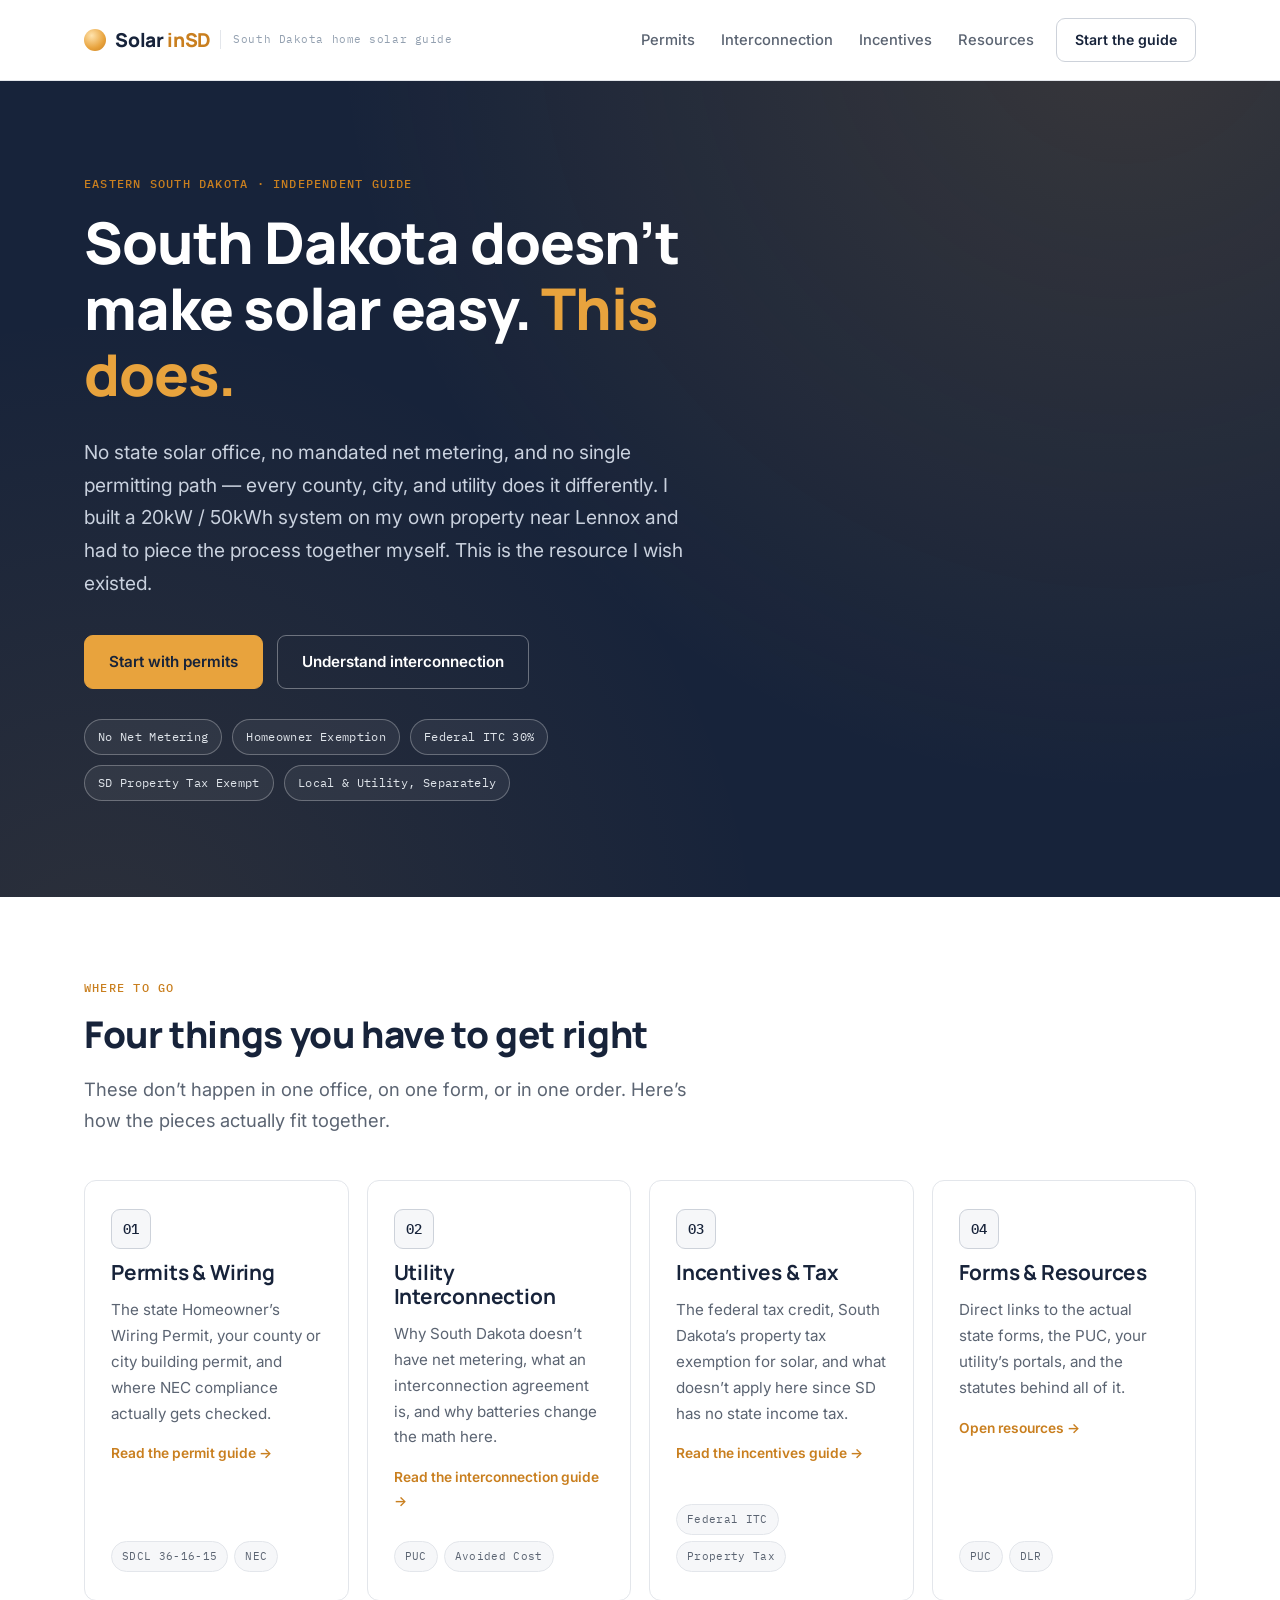
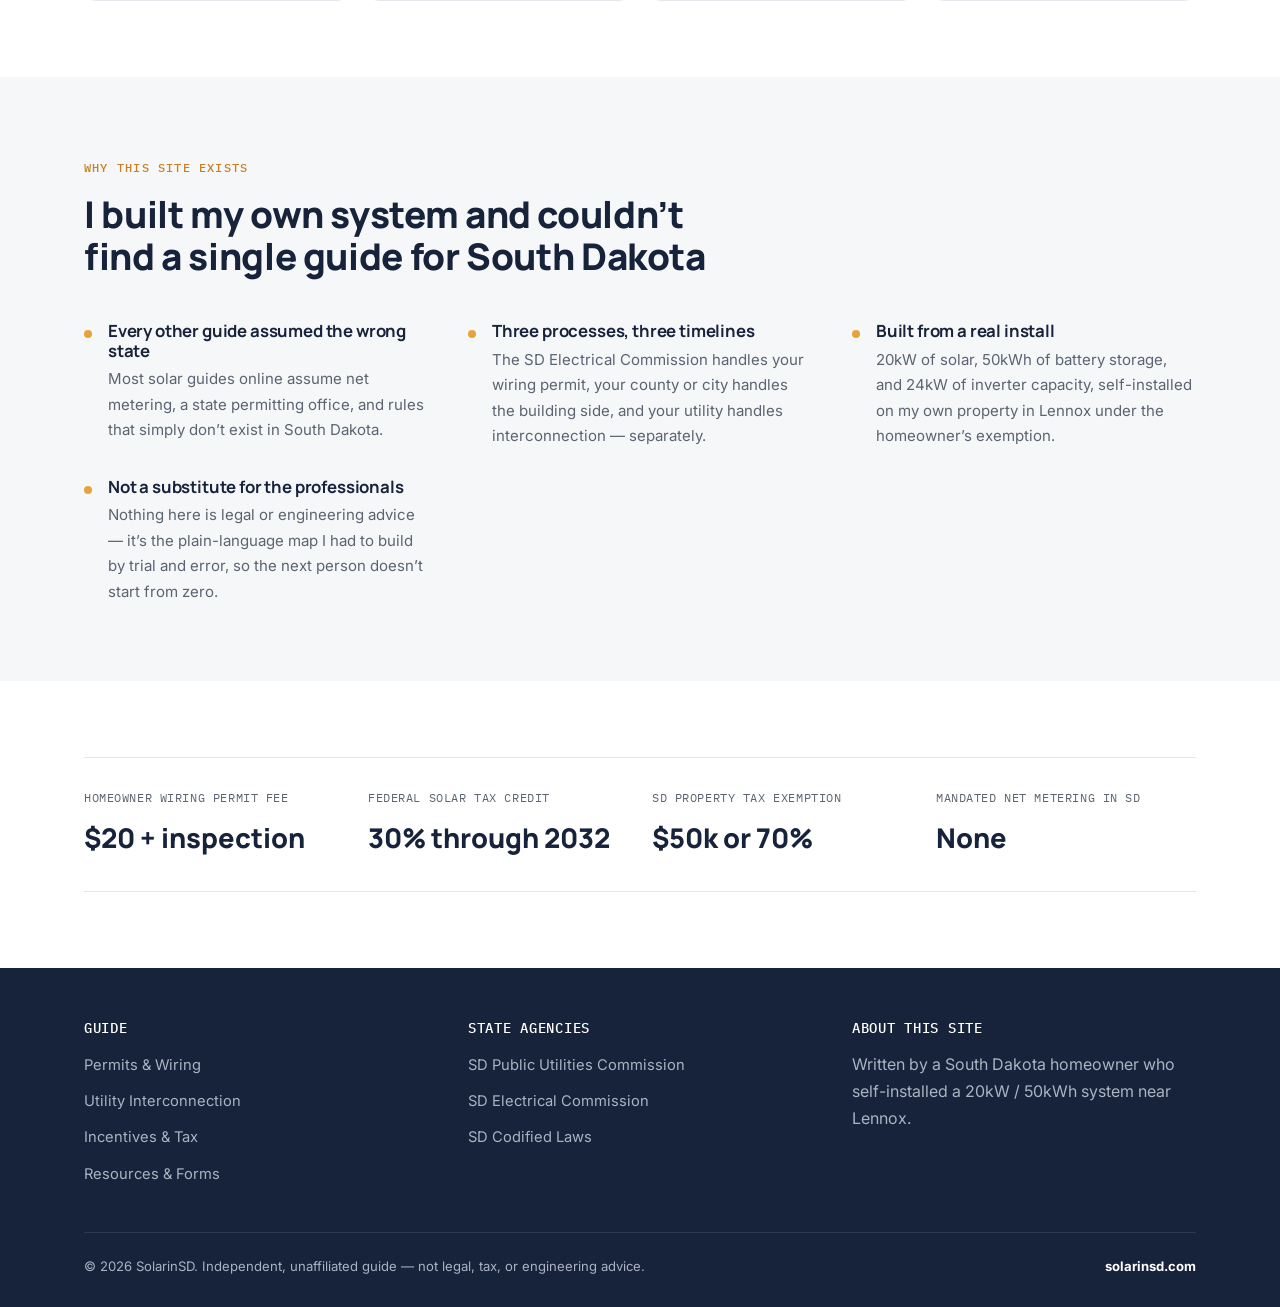
<file: index.html>
<!DOCTYPE html>
<html lang="en">
<head>
<meta charset="UTF-8">
<meta name="viewport" content="width=device-width, initial-scale=1.0">
<title>Solar in SD — Permits, interconnection, and incentives for South Dakota homeowners</title>
<meta name="description" content="A plain-language guide to permitting, utility interconnection, and incentives for home solar in South Dakota — written by someone who built his own system and had to figure it all out.">
<link rel="preconnect" href="https://fonts.googleapis.com">
<link rel="preconnect" href="https://fonts.gstatic.com" crossorigin>
<link href="https://fonts.googleapis.com/css2?family=Manrope:wght@700;800&family=Inter:wght@400;500;600&family=IBM+Plex+Mono:wght@400;500&display=swap" rel="stylesheet">
<link rel="stylesheet" href="css/style.css">
</head>
<body>

<header class="site-header">
  <div class="wrap">
    <a class="brand" href="index.html">
      <span class="brand-sun" aria-hidden="true"></span>
      <span class="brand-mark">Solar<span class="accent">inSD</span></span>
      <span class="brand-tag">South Dakota home solar guide</span>
    </a>
    <button class="nav-toggle" aria-expanded="false" aria-controls="primary-nav">Menu</button>
    <div class="header-actions">
      <nav class="main-nav" id="primary-nav" aria-label="Primary">
        <ul>
          <li><a href="permits.html">Permits</a></li>
          <li><a href="interconnection.html">Interconnection</a></li>
          <li><a href="incentives.html">Incentives</a></li>
          <li><a href="resources.html">Resources</a></li>
        </ul>
      </nav>
      <a class="btn btn-ghost header-cta" href="permits.html">Start the guide</a>
    </div>
  </div>
</header>

<section class="hero">
  <div class="wrap">
    <div class="hero-copy">
      <p class="eyebrow">Eastern South Dakota &middot; Independent guide</p>
      <h1>South Dakota doesn&rsquo;t make solar easy. <span class="accent">This does.</span></h1>
      <p class="hero-lede">No state solar office, no mandated net metering, and no single permitting path &mdash; every county, city, and utility does it differently. I built a 20kW / 50kWh system on my own property near Lennox and had to piece the process together myself. This is the resource I wish existed.</p>
      <div class="btn-row">
        <a class="btn" href="permits.html">Start with permits</a>
        <a class="btn btn-outline" href="interconnection.html">Understand interconnection</a>
      </div>
      <div class="pill-row" data-reveal-group>
        <span class="pill" data-reveal>No Net Metering</span>
        <span class="pill" data-reveal>Homeowner Exemption</span>
        <span class="pill" data-reveal>Federal ITC 30%</span>
        <span class="pill" data-reveal>SD Property Tax Exempt</span>
        <span class="pill" data-reveal>Local &amp; Utility, Separately</span>
      </div>
    </div>
  </div>
</section>

<section>
  <div class="wrap">
    <div class="section-head" data-reveal>
      <p class="eyebrow">Where to go</p>
      <h2>Four things you have to get right</h2>
      <p class="lede">These don&rsquo;t happen in one office, on one form, or in one order. Here&rsquo;s how the pieces actually fit together.</p>
    </div>

    <div class="card-grid" data-reveal-group>
      <a class="card" href="permits.html" data-reveal>
        <div class="card-top">
          <span class="num-badge">01</span>
        </div>
        <h3>Permits &amp; Wiring</h3>
        <p>The state Homeowner&rsquo;s Wiring Permit, your county or city building permit, and where NEC compliance actually gets checked.</p>
        <span class="go">Read the permit guide &rarr;</span>
        <div class="tag-row">
          <span class="pill">SDCL 36-16-15</span>
          <span class="pill">NEC</span>
        </div>
      </a>
      <a class="card" href="interconnection.html" data-reveal>
        <div class="card-top">
          <span class="num-badge">02</span>
        </div>
        <h3>Utility Interconnection</h3>
        <p>Why South Dakota doesn&rsquo;t have net metering, what an interconnection agreement is, and why batteries change the math here.</p>
        <span class="go">Read the interconnection guide &rarr;</span>
        <div class="tag-row">
          <span class="pill">PUC</span>
          <span class="pill">Avoided Cost</span>
        </div>
      </a>
      <a class="card" href="incentives.html" data-reveal>
        <div class="card-top">
          <span class="num-badge">03</span>
        </div>
        <h3>Incentives &amp; Tax</h3>
        <p>The federal tax credit, South Dakota&rsquo;s property tax exemption for solar, and what doesn&rsquo;t apply here since SD has no state income tax.</p>
        <span class="go">Read the incentives guide &rarr;</span>
        <div class="tag-row">
          <span class="pill">Federal ITC</span>
          <span class="pill">Property Tax</span>
        </div>
      </a>
      <a class="card" href="resources.html" data-reveal>
        <div class="card-top">
          <span class="num-badge">04</span>
        </div>
        <h3>Forms &amp; Resources</h3>
        <p>Direct links to the actual state forms, the PUC, your utility&rsquo;s portals, and the statutes behind all of it.</p>
        <span class="go">Open resources &rarr;</span>
        <div class="tag-row">
          <span class="pill">PUC</span>
          <span class="pill">DLR</span>
        </div>
      </a>
    </div>
  </div>
</section>

<section class="section-alt">
  <div class="wrap">
    <div class="section-head" data-reveal>
      <p class="eyebrow">Why this site exists</p>
      <h2>I built my own system and couldn&rsquo;t find a single guide for South Dakota</h2>
    </div>

    <ul class="reason-list" data-reveal-group>
      <li class="reason-item" data-reveal>
        <span class="mark" aria-hidden="true"></span>
        <div>
          <h3>Every other guide assumed the wrong state</h3>
          <p>Most solar guides online assume net metering, a state permitting office, and rules that simply don&rsquo;t exist in South Dakota.</p>
        </div>
      </li>
      <li class="reason-item" data-reveal>
        <span class="mark" aria-hidden="true"></span>
        <div>
          <h3>Three processes, three timelines</h3>
          <p>The SD Electrical Commission handles your wiring permit, your county or city handles the building side, and your utility handles interconnection &mdash; separately.</p>
        </div>
      </li>
      <li class="reason-item" data-reveal>
        <span class="mark" aria-hidden="true"></span>
        <div>
          <h3>Built from a real install</h3>
          <p>20kW of solar, 50kWh of battery storage, and 24kW of inverter capacity, self-installed on my own property in Lennox under the homeowner&rsquo;s exemption.</p>
        </div>
      </li>
      <li class="reason-item" data-reveal>
        <span class="mark" aria-hidden="true"></span>
        <div>
          <h3>Not a substitute for the professionals</h3>
          <p>Nothing here is legal or engineering advice &mdash; it&rsquo;s the plain-language map I had to build by trial and error, so the next person doesn&rsquo;t start from zero.</p>
        </div>
      </li>
    </ul>
  </div>
</section>

<section>
  <div class="wrap">
    <div class="fact-strip" data-reveal>
      <dl>
        <div>
          <dt>Homeowner wiring permit fee</dt>
          <dd>$20 + inspection</dd>
        </div>
        <div>
          <dt>Federal solar tax credit</dt>
          <dd>30% through 2032</dd>
        </div>
        <div>
          <dt>SD property tax exemption</dt>
          <dd>$50k or 70%</dd>
        </div>
        <div>
          <dt>Mandated net metering in SD</dt>
          <dd>None</dd>
        </div>
      </dl>
    </div>
  </div>
</section>

<footer class="site-footer">
  <div class="wrap">
    <div class="footer-grid">
      <div>
        <h4>Guide</h4>
        <ul>
          <li><a href="permits.html">Permits &amp; Wiring</a></li>
          <li><a href="interconnection.html">Utility Interconnection</a></li>
          <li><a href="incentives.html">Incentives &amp; Tax</a></li>
          <li><a href="resources.html">Resources &amp; Forms</a></li>
        </ul>
      </div>
      <div>
        <h4>State agencies</h4>
        <ul>
          <li><a href="https://puc.sd.gov/energy/" target="_blank" rel="noopener">SD Public Utilities Commission</a></li>
          <li><a href="https://dlr.sd.gov/electrical/" target="_blank" rel="noopener">SD Electrical Commission</a></li>
          <li><a href="https://sdlegislature.gov/" target="_blank" rel="noopener">SD Codified Laws</a></li>
        </ul>
      </div>
      <div>
        <h4>About this site</h4>
        <ul>
          <li>Written by a South Dakota homeowner who self-installed a 20kW / 50kWh system near Lennox.</li>
        </ul>
      </div>
    </div>
    <div class="footer-note">
      <span>&copy; 2026 SolarinSD. Independent, unaffiliated guide &mdash; not legal, tax, or engineering advice.</span>
      <span><strong>solarinsd.com</strong></span>
    </div>
  </div>
</footer>

<script src="js/main.js"></script>
</body>
</html>
</file>
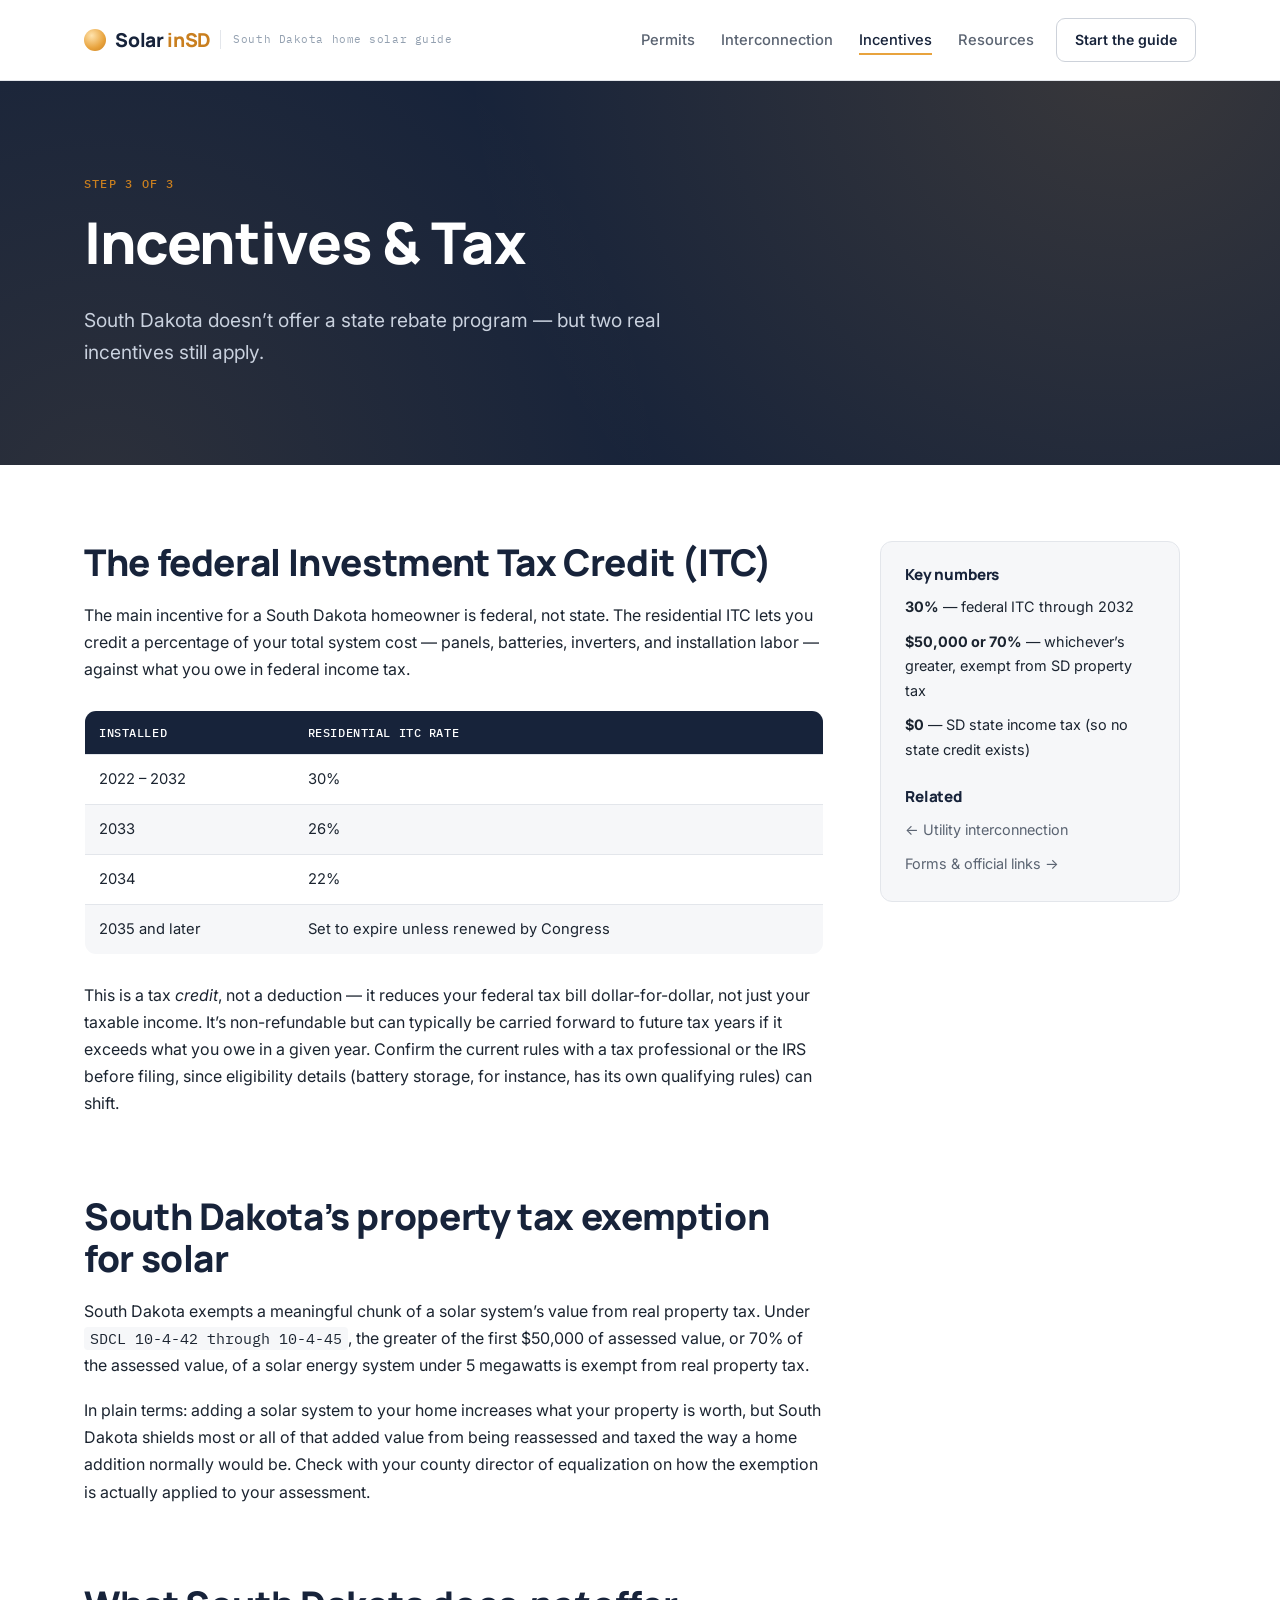
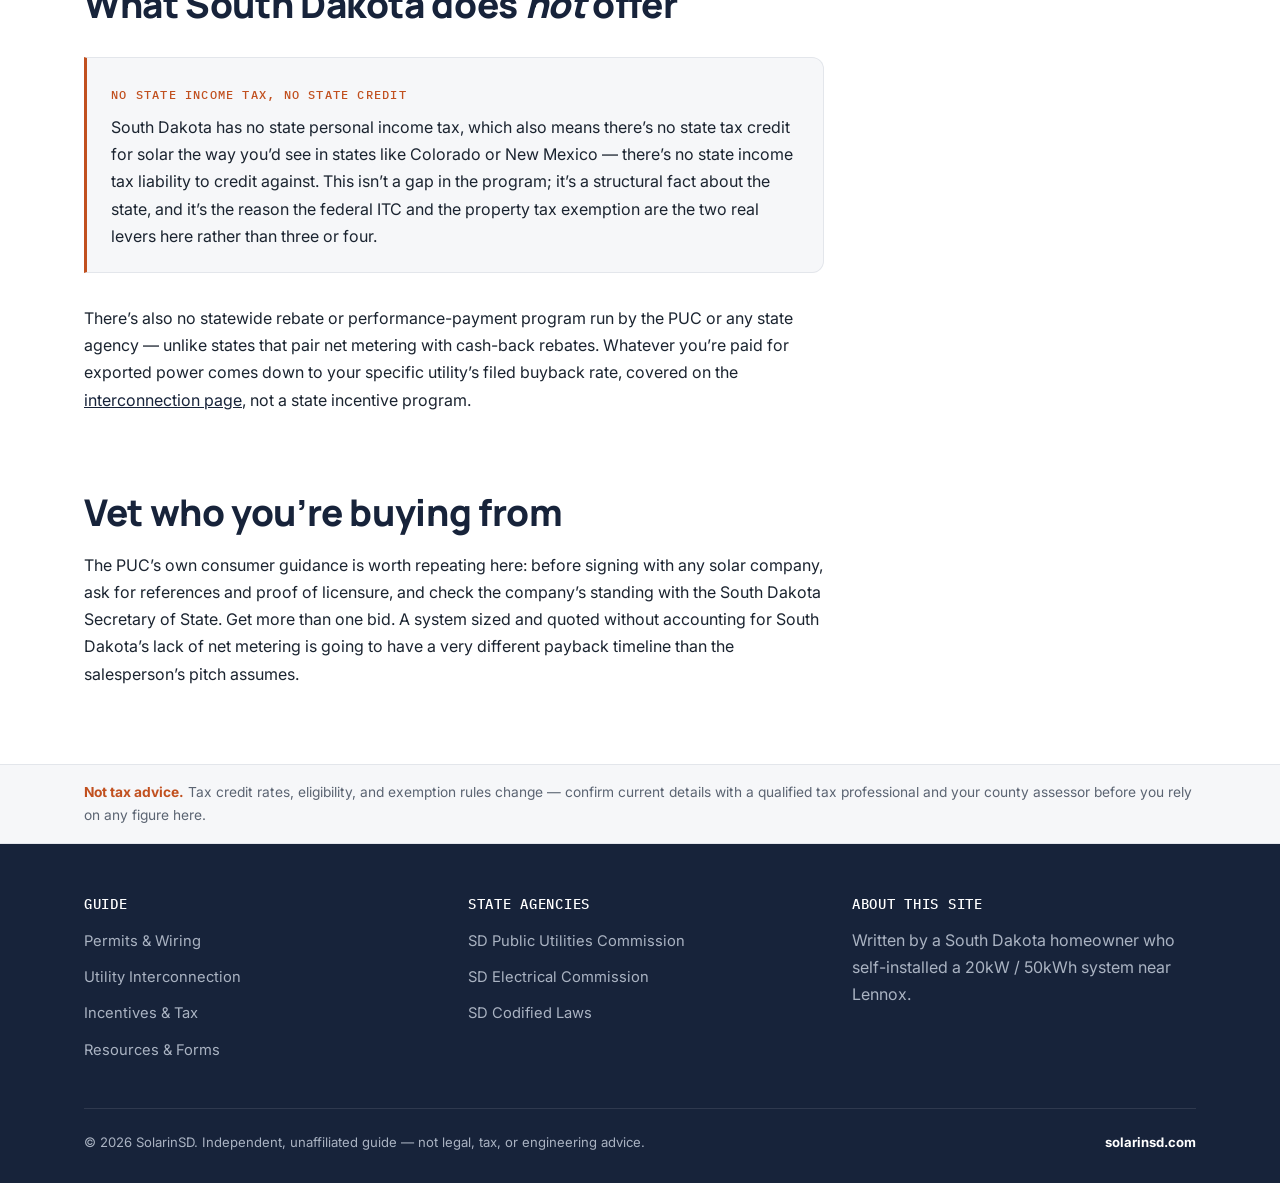
<file: incentives.html>
<!DOCTYPE html>
<html lang="en">
<head>
<meta charset="UTF-8">
<meta name="viewport" content="width=device-width, initial-scale=1.0">
<title>Solar Incentives &amp; Tax in South Dakota — Solar in SD</title>
<meta name="description" content="The federal solar tax credit and South Dakota's property tax exemption for home solar — and what South Dakota doesn't offer that other states do.">
<link rel="preconnect" href="https://fonts.googleapis.com">
<link rel="preconnect" href="https://fonts.gstatic.com" crossorigin>
<link href="https://fonts.googleapis.com/css2?family=Manrope:wght@700;800&family=Inter:wght@400;500;600&family=IBM+Plex+Mono:wght@400;500&display=swap" rel="stylesheet">
<link rel="stylesheet" href="css/style.css">
</head>
<body>

<header class="site-header">
  <div class="wrap">
    <a class="brand" href="index.html">
      <span class="brand-sun" aria-hidden="true"></span>
      <span class="brand-mark">Solar<span class="accent">inSD</span></span>
      <span class="brand-tag">South Dakota home solar guide</span>
    </a>
    <button class="nav-toggle" aria-expanded="false" aria-controls="primary-nav">Menu</button>
    <div class="header-actions">
      <nav class="main-nav" id="primary-nav" aria-label="Primary">
        <ul>
          <li><a href="permits.html">Permits</a></li>
          <li><a href="interconnection.html">Interconnection</a></li>
          <li><a href="incentives.html">Incentives</a></li>
          <li><a href="resources.html">Resources</a></li>
        </ul>
      </nav>
      <a class="btn btn-ghost header-cta" href="permits.html">Start the guide</a>
    </div>
  </div>
</header>

<section class="hero">
  <div class="wrap">
    <div class="hero-copy">
      <p class="eyebrow">Step 3 of 3</p>
      <h1>Incentives &amp; Tax</h1>
      <p class="hero-lede">South Dakota doesn&rsquo;t offer a state rebate program &mdash; but two real incentives still apply.</p>
    </div>
  </div>
</section>

<section>
  <div class="wrap two-col">
    <div class="prose">

      <h2>The federal Investment Tax Credit (ITC)</h2>
      <p>The main incentive for a South Dakota homeowner is federal, not state. The residential ITC lets you credit a percentage of your total system cost &mdash; panels, batteries, inverters, and installation labor &mdash; against what you owe in federal income tax.</p>

      <table class="compare">
        <thead>
          <tr><th>Installed</th><th>Residential ITC rate</th></tr>
        </thead>
        <tbody>
          <tr><td>2022 &ndash; 2032</td><td>30%</td></tr>
          <tr><td>2033</td><td>26%</td></tr>
          <tr><td>2034</td><td>22%</td></tr>
          <tr><td>2035 and later</td><td>Set to expire unless renewed by Congress</td></tr>
        </tbody>
      </table>

      <p>This is a tax <em>credit</em>, not a deduction &mdash; it reduces your federal tax bill dollar-for-dollar, not just your taxable income. It&rsquo;s non-refundable but can typically be carried forward to future tax years if it exceeds what you owe in a given year. Confirm the current rules with a tax professional or the IRS before filing, since eligibility details (battery storage, for instance, has its own qualifying rules) can shift.</p>

      <h2>South Dakota&rsquo;s property tax exemption for solar</h2>
      <p>South Dakota exempts a meaningful chunk of a solar system&rsquo;s value from real property tax. Under <span class="stat">SDCL 10-4-42 through 10-4-45</span>, the greater of the first $50,000 of assessed value, or 70% of the assessed value, of a solar energy system under 5 megawatts is exempt from real property tax.</p>
      <p>In plain terms: adding a solar system to your home increases what your property is worth, but South Dakota shields most or all of that added value from being reassessed and taxed the way a home addition normally would be. Check with your county director of equalization on how the exemption is actually applied to your assessment.</p>

      <h2>What South Dakota does <em>not</em> offer</h2>
      <div class="callout" data-reveal>
        <p class="eyebrow">No state income tax, no state credit</p>
        <p>South Dakota has no state personal income tax, which also means there&rsquo;s no state tax credit for solar the way you&rsquo;d see in states like Colorado or New Mexico &mdash; there&rsquo;s no state income tax liability to credit against. This isn&rsquo;t a gap in the program; it&rsquo;s a structural fact about the state, and it&rsquo;s the reason the federal ITC and the property tax exemption are the two real levers here rather than three or four.</p>
      </div>
      <p>There&rsquo;s also no statewide rebate or performance-payment program run by the PUC or any state agency &mdash; unlike states that pair net metering with cash-back rebates. Whatever you&rsquo;re paid for exported power comes down to your specific utility&rsquo;s filed buyback rate, covered on the <a href="interconnection.html">interconnection page</a>, not a state incentive program.</p>

      <h2>Vet who you&rsquo;re buying from</h2>
      <p>The PUC&rsquo;s own consumer guidance is worth repeating here: before signing with any solar company, ask for references and proof of licensure, and check the company&rsquo;s standing with the South Dakota Secretary of State. Get more than one bid. A system sized and quoted without accounting for South Dakota&rsquo;s lack of net metering is going to have a very different payback timeline than the salesperson&rsquo;s pitch assumes.</p>

    </div>

    <aside class="aside-box">
      <h4>Key numbers</h4>
      <ul>
        <li><strong>30%</strong> &mdash; federal ITC through 2032</li>
        <li><strong>$50,000 or 70%</strong> &mdash; whichever&rsquo;s greater, exempt from SD property tax</li>
        <li><strong>$0</strong> &mdash; SD state income tax (so no state credit exists)</li>
      </ul>
      <h4 style="margin-top:26px;">Related</h4>
      <ul>
        <li><a href="interconnection.html">&larr; Utility interconnection</a></li>
        <li><a href="resources.html">Forms &amp; official links &rarr;</a></li>
      </ul>
    </aside>
  </div>
</section>

<div class="disclaimer">
  <div class="wrap">
    <strong>Not tax advice.</strong> Tax credit rates, eligibility, and exemption rules change &mdash; confirm current details with a qualified tax professional and your county assessor before you rely on any figure here.
  </div>
</div>

<footer class="site-footer">
  <div class="wrap">
    <div class="footer-grid">
      <div>
        <h4>Guide</h4>
        <ul>
          <li><a href="permits.html">Permits &amp; Wiring</a></li>
          <li><a href="interconnection.html">Utility Interconnection</a></li>
          <li><a href="incentives.html">Incentives &amp; Tax</a></li>
          <li><a href="resources.html">Resources &amp; Forms</a></li>
        </ul>
      </div>
      <div>
        <h4>State agencies</h4>
        <ul>
          <li><a href="https://puc.sd.gov/energy/" target="_blank" rel="noopener">SD Public Utilities Commission</a></li>
          <li><a href="https://dlr.sd.gov/electrical/" target="_blank" rel="noopener">SD Electrical Commission</a></li>
          <li><a href="https://sdlegislature.gov/" target="_blank" rel="noopener">SD Codified Laws</a></li>
        </ul>
      </div>
      <div>
        <h4>About this site</h4>
        <ul>
          <li>Written by a South Dakota homeowner who self-installed a 20kW / 50kWh system near Lennox.</li>
        </ul>
      </div>
    </div>
    <div class="footer-note">
      <span>&copy; 2026 SolarinSD. Independent, unaffiliated guide &mdash; not legal, tax, or engineering advice.</span>
      <span><strong>solarinsd.com</strong></span>
    </div>
  </div>
</footer>

<script src="js/main.js"></script>
</body>
</html>
</file>
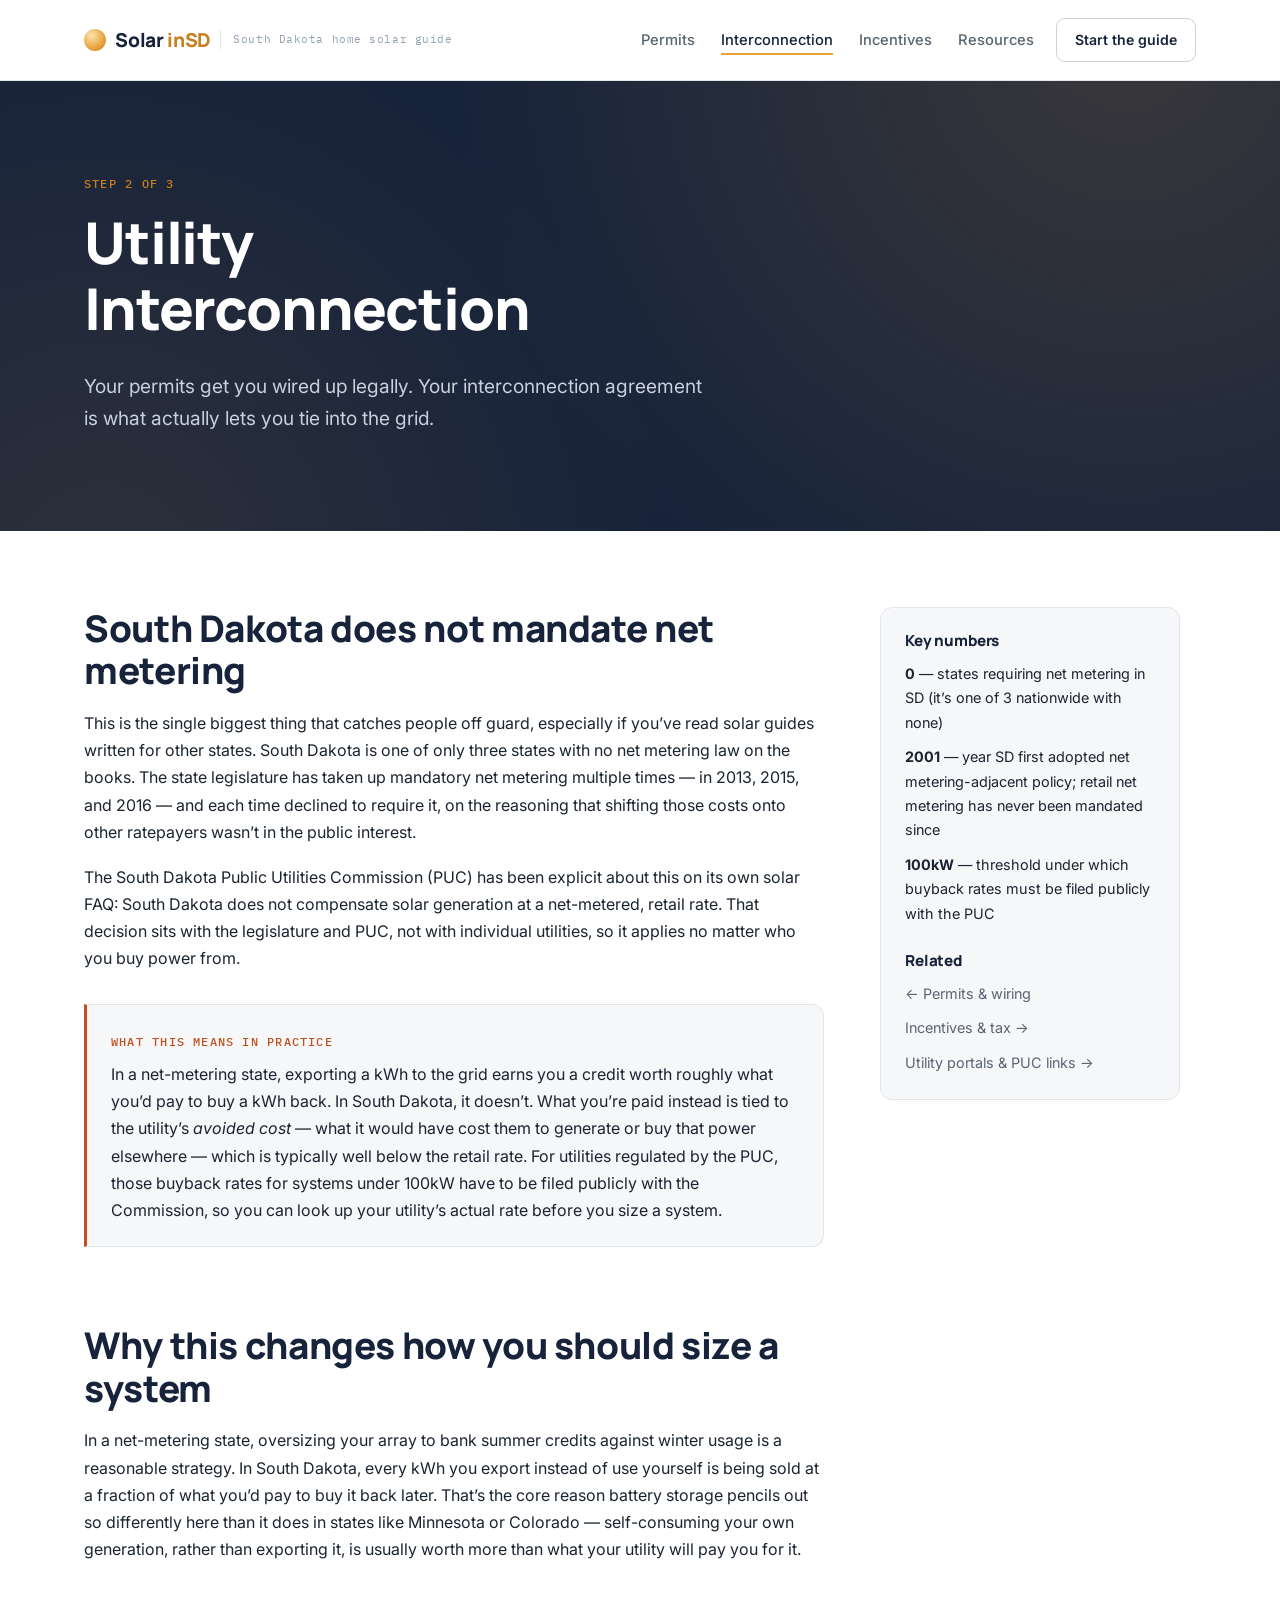
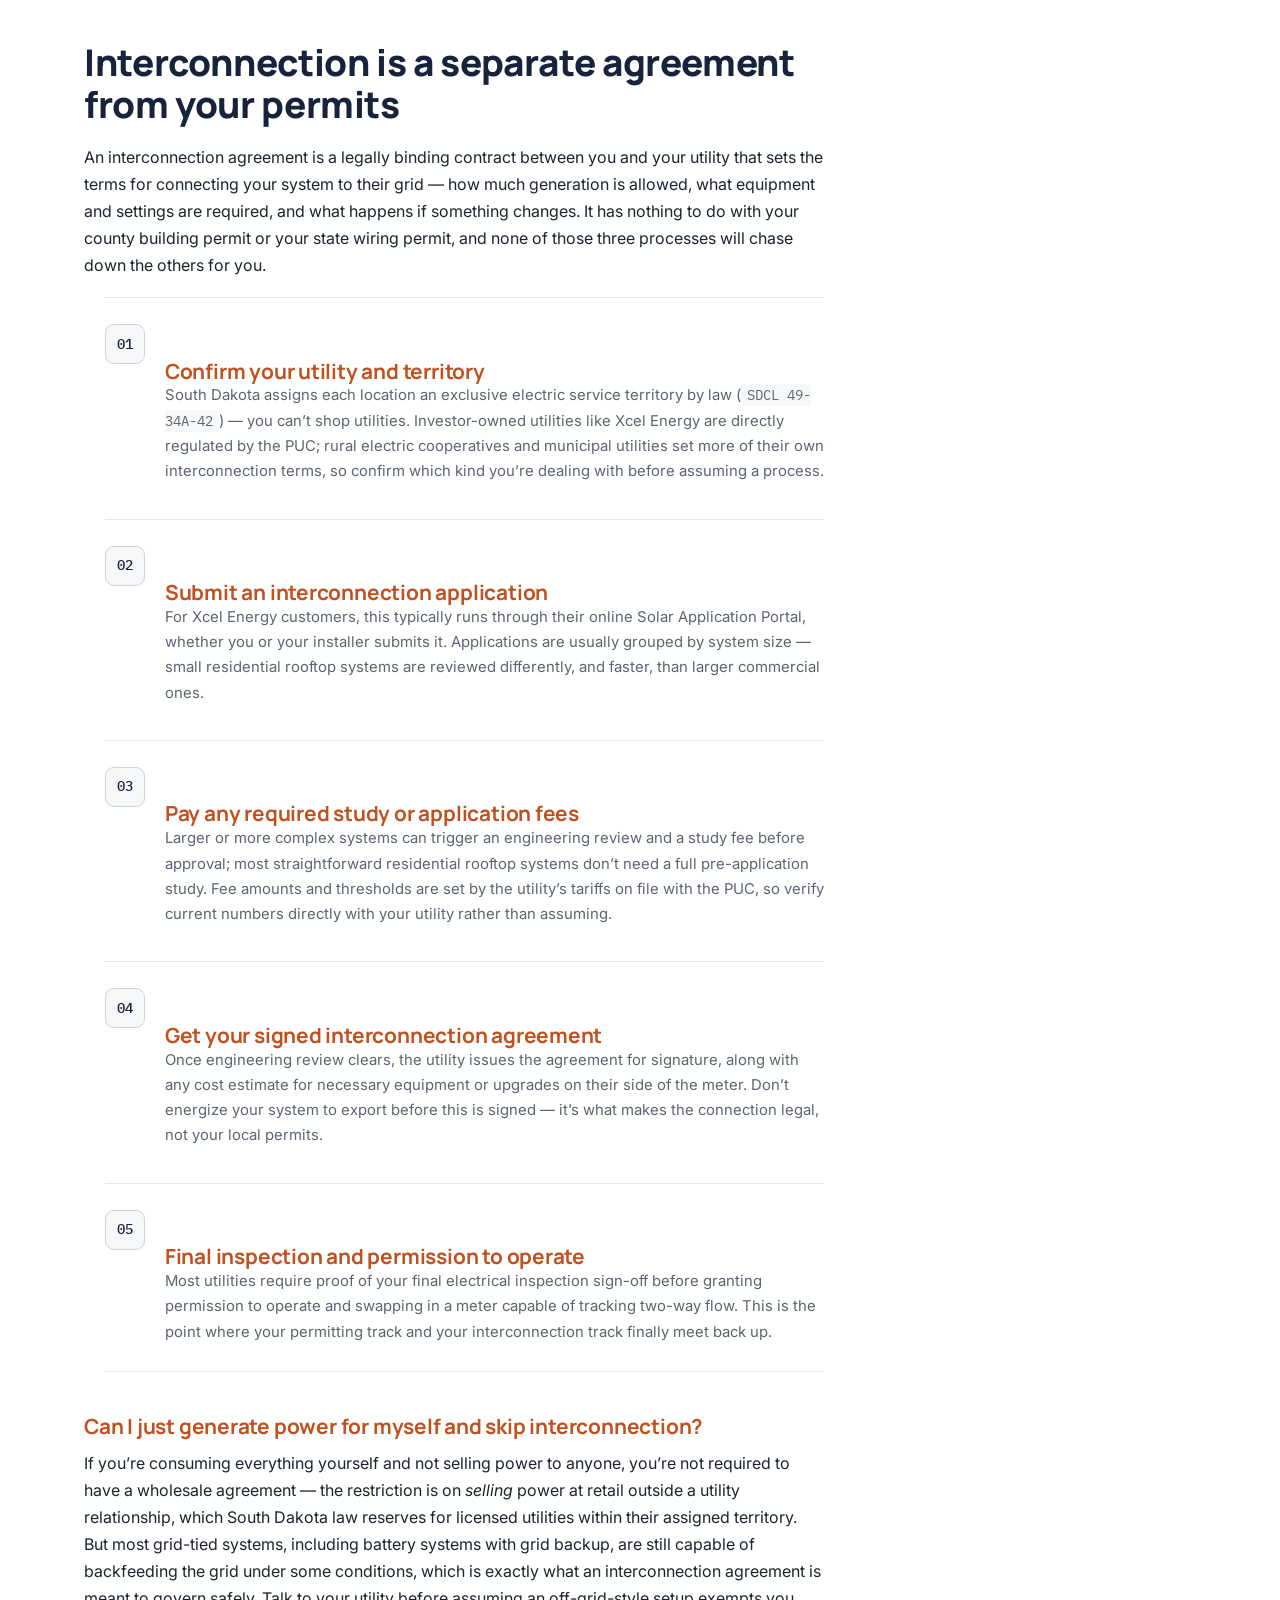
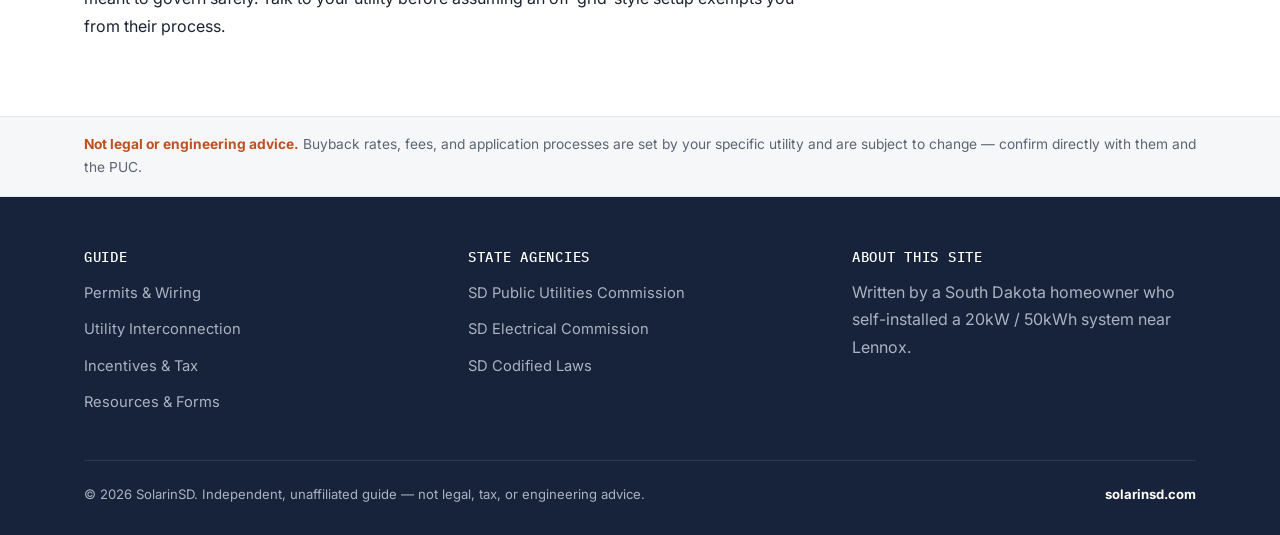
<file: interconnection.html>
<!DOCTYPE html>
<html lang="en">
<head>
<meta charset="UTF-8">
<meta name="viewport" content="width=device-width, initial-scale=1.0">
<title>Utility Interconnection &amp; Net Metering in South Dakota — Solar in SD</title>
<meta name="description" content="Why South Dakota has no mandated net metering, how utility interconnection agreements work, and why batteries change the economics here.">
<link rel="preconnect" href="https://fonts.googleapis.com">
<link rel="preconnect" href="https://fonts.gstatic.com" crossorigin>
<link href="https://fonts.googleapis.com/css2?family=Manrope:wght@700;800&family=Inter:wght@400;500;600&family=IBM+Plex+Mono:wght@400;500&display=swap" rel="stylesheet">
<link rel="stylesheet" href="css/style.css">
</head>
<body>

<header class="site-header">
  <div class="wrap">
    <a class="brand" href="index.html">
      <span class="brand-sun" aria-hidden="true"></span>
      <span class="brand-mark">Solar<span class="accent">inSD</span></span>
      <span class="brand-tag">South Dakota home solar guide</span>
    </a>
    <button class="nav-toggle" aria-expanded="false" aria-controls="primary-nav">Menu</button>
    <div class="header-actions">
      <nav class="main-nav" id="primary-nav" aria-label="Primary">
        <ul>
          <li><a href="permits.html">Permits</a></li>
          <li><a href="interconnection.html">Interconnection</a></li>
          <li><a href="incentives.html">Incentives</a></li>
          <li><a href="resources.html">Resources</a></li>
        </ul>
      </nav>
      <a class="btn btn-ghost header-cta" href="permits.html">Start the guide</a>
    </div>
  </div>
</header>

<section class="hero">
  <div class="wrap">
    <div class="hero-copy">
      <p class="eyebrow">Step 2 of 3</p>
      <h1>Utility Interconnection</h1>
      <p class="hero-lede">Your permits get you wired up legally. Your interconnection agreement is what actually lets you tie into the grid.</p>
    </div>
  </div>
</section>

<section>
  <div class="wrap two-col">
    <div class="prose">

      <h2>South Dakota does not mandate net metering</h2>
      <p>This is the single biggest thing that catches people off guard, especially if you&rsquo;ve read solar guides written for other states. South Dakota is one of only three states with no net metering law on the books. The state legislature has taken up mandatory net metering multiple times &mdash; in 2013, 2015, and 2016 &mdash; and each time declined to require it, on the reasoning that shifting those costs onto other ratepayers wasn&rsquo;t in the public interest.</p>

      <p>The South Dakota Public Utilities Commission (PUC) has been explicit about this on its own solar FAQ: South Dakota does not compensate solar generation at a net-metered, retail rate. That decision sits with the legislature and PUC, not with individual utilities, so it applies no matter who you buy power from.</p>

      <div class="callout" data-reveal>
        <p class="eyebrow">What this means in practice</p>
        <p>In a net-metering state, exporting a kWh to the grid earns you a credit worth roughly what you&rsquo;d pay to buy a kWh back. In South Dakota, it doesn&rsquo;t. What you&rsquo;re paid instead is tied to the utility&rsquo;s <em>avoided cost</em> &mdash; what it would have cost them to generate or buy that power elsewhere &mdash; which is typically well below the retail rate. For utilities regulated by the PUC, those buyback rates for systems under 100kW have to be filed publicly with the Commission, so you can look up your utility&rsquo;s actual rate before you size a system.</p>
      </div>

      <h2>Why this changes how you should size a system</h2>
      <p>In a net-metering state, oversizing your array to bank summer credits against winter usage is a reasonable strategy. In South Dakota, every kWh you export instead of use yourself is being sold at a fraction of what you&rsquo;d pay to buy it back later. That&rsquo;s the core reason battery storage pencils out so differently here than it does in states like Minnesota or Colorado &mdash; self-consuming your own generation, rather than exporting it, is usually worth more than what your utility will pay you for it.</p>

      <h2>Interconnection is a separate agreement from your permits</h2>
      <p>An interconnection agreement is a legally binding contract between you and your utility that sets the terms for connecting your system to their grid &mdash; how much generation is allowed, what equipment and settings are required, and what happens if something changes. It has nothing to do with your county building permit or your state wiring permit, and none of those three processes will chase down the others for you.</p>

      <ol class="process-list vertical" data-reveal-group>
        <li class="process-item" data-reveal>
          <span class="num-badge">01</span>
          <div>
            <h3>Confirm your utility and territory</h3>
            <p>South Dakota assigns each location an exclusive electric service territory by law (<span class="stat">SDCL 49-34A-42</span>) &mdash; you can&rsquo;t shop utilities. Investor-owned utilities like Xcel Energy are directly regulated by the PUC; rural electric cooperatives and municipal utilities set more of their own interconnection terms, so confirm which kind you&rsquo;re dealing with before assuming a process.</p>
          </div>
        </li>
        <li class="process-item" data-reveal>
          <span class="num-badge">02</span>
          <div>
            <h3>Submit an interconnection application</h3>
            <p>For Xcel Energy customers, this typically runs through their online Solar Application Portal, whether you or your installer submits it. Applications are usually grouped by system size &mdash; small residential rooftop systems are reviewed differently, and faster, than larger commercial ones.</p>
          </div>
        </li>
        <li class="process-item" data-reveal>
          <span class="num-badge">03</span>
          <div>
            <h3>Pay any required study or application fees</h3>
            <p>Larger or more complex systems can trigger an engineering review and a study fee before approval; most straightforward residential rooftop systems don&rsquo;t need a full pre-application study. Fee amounts and thresholds are set by the utility&rsquo;s tariffs on file with the PUC, so verify current numbers directly with your utility rather than assuming.</p>
          </div>
        </li>
        <li class="process-item" data-reveal>
          <span class="num-badge">04</span>
          <div>
            <h3>Get your signed interconnection agreement</h3>
            <p>Once engineering review clears, the utility issues the agreement for signature, along with any cost estimate for necessary equipment or upgrades on their side of the meter. Don&rsquo;t energize your system to export before this is signed &mdash; it&rsquo;s what makes the connection legal, not your local permits.</p>
          </div>
        </li>
        <li class="process-item" data-reveal>
          <span class="num-badge">05</span>
          <div>
            <h3>Final inspection and permission to operate</h3>
            <p>Most utilities require proof of your final electrical inspection sign-off before granting permission to operate and swapping in a meter capable of tracking two-way flow. This is the point where your permitting track and your interconnection track finally meet back up.</p>
          </div>
        </li>
      </ol>

      <h3>Can I just generate power for myself and skip interconnection?</h3>
      <p>If you&rsquo;re consuming everything yourself and not selling power to anyone, you&rsquo;re not required to have a wholesale agreement &mdash; the restriction is on <em>selling</em> power at retail outside a utility relationship, which South Dakota law reserves for licensed utilities within their assigned territory. But most grid-tied systems, including battery systems with grid backup, are still capable of backfeeding the grid under some conditions, which is exactly what an interconnection agreement is meant to govern safely. Talk to your utility before assuming an off-grid-style setup exempts you from their process.</p>

    </div>

    <aside class="aside-box">
      <h4>Key numbers</h4>
      <ul>
        <li><strong>0</strong> &mdash; states requiring net metering in SD (it&rsquo;s one of 3 nationwide with none)</li>
        <li><strong>2001</strong> &mdash; year SD first adopted net metering-adjacent policy; retail net metering has never been mandated since</li>
        <li><strong>100kW</strong> &mdash; threshold under which buyback rates must be filed publicly with the PUC</li>
      </ul>
      <h4 style="margin-top:26px;">Related</h4>
      <ul>
        <li><a href="permits.html">&larr; Permits &amp; wiring</a></li>
        <li><a href="incentives.html">Incentives &amp; tax &rarr;</a></li>
        <li><a href="resources.html">Utility portals &amp; PUC links &rarr;</a></li>
      </ul>
    </aside>
  </div>
</section>

<div class="disclaimer">
  <div class="wrap">
    <strong>Not legal or engineering advice.</strong> Buyback rates, fees, and application processes are set by your specific utility and are subject to change &mdash; confirm directly with them and the PUC.
  </div>
</div>

<footer class="site-footer">
  <div class="wrap">
    <div class="footer-grid">
      <div>
        <h4>Guide</h4>
        <ul>
          <li><a href="permits.html">Permits &amp; Wiring</a></li>
          <li><a href="interconnection.html">Utility Interconnection</a></li>
          <li><a href="incentives.html">Incentives &amp; Tax</a></li>
          <li><a href="resources.html">Resources &amp; Forms</a></li>
        </ul>
      </div>
      <div>
        <h4>State agencies</h4>
        <ul>
          <li><a href="https://puc.sd.gov/energy/" target="_blank" rel="noopener">SD Public Utilities Commission</a></li>
          <li><a href="https://dlr.sd.gov/electrical/" target="_blank" rel="noopener">SD Electrical Commission</a></li>
          <li><a href="https://sdlegislature.gov/" target="_blank" rel="noopener">SD Codified Laws</a></li>
        </ul>
      </div>
      <div>
        <h4>About this site</h4>
        <ul>
          <li>Written by a South Dakota homeowner who self-installed a 20kW / 50kWh system near Lennox.</li>
        </ul>
      </div>
    </div>
    <div class="footer-note">
      <span>&copy; 2026 SolarinSD. Independent, unaffiliated guide &mdash; not legal, tax, or engineering advice.</span>
      <span><strong>solarinsd.com</strong></span>
    </div>
  </div>
</footer>

<script src="js/main.js"></script>
</body>
</html>
</file>
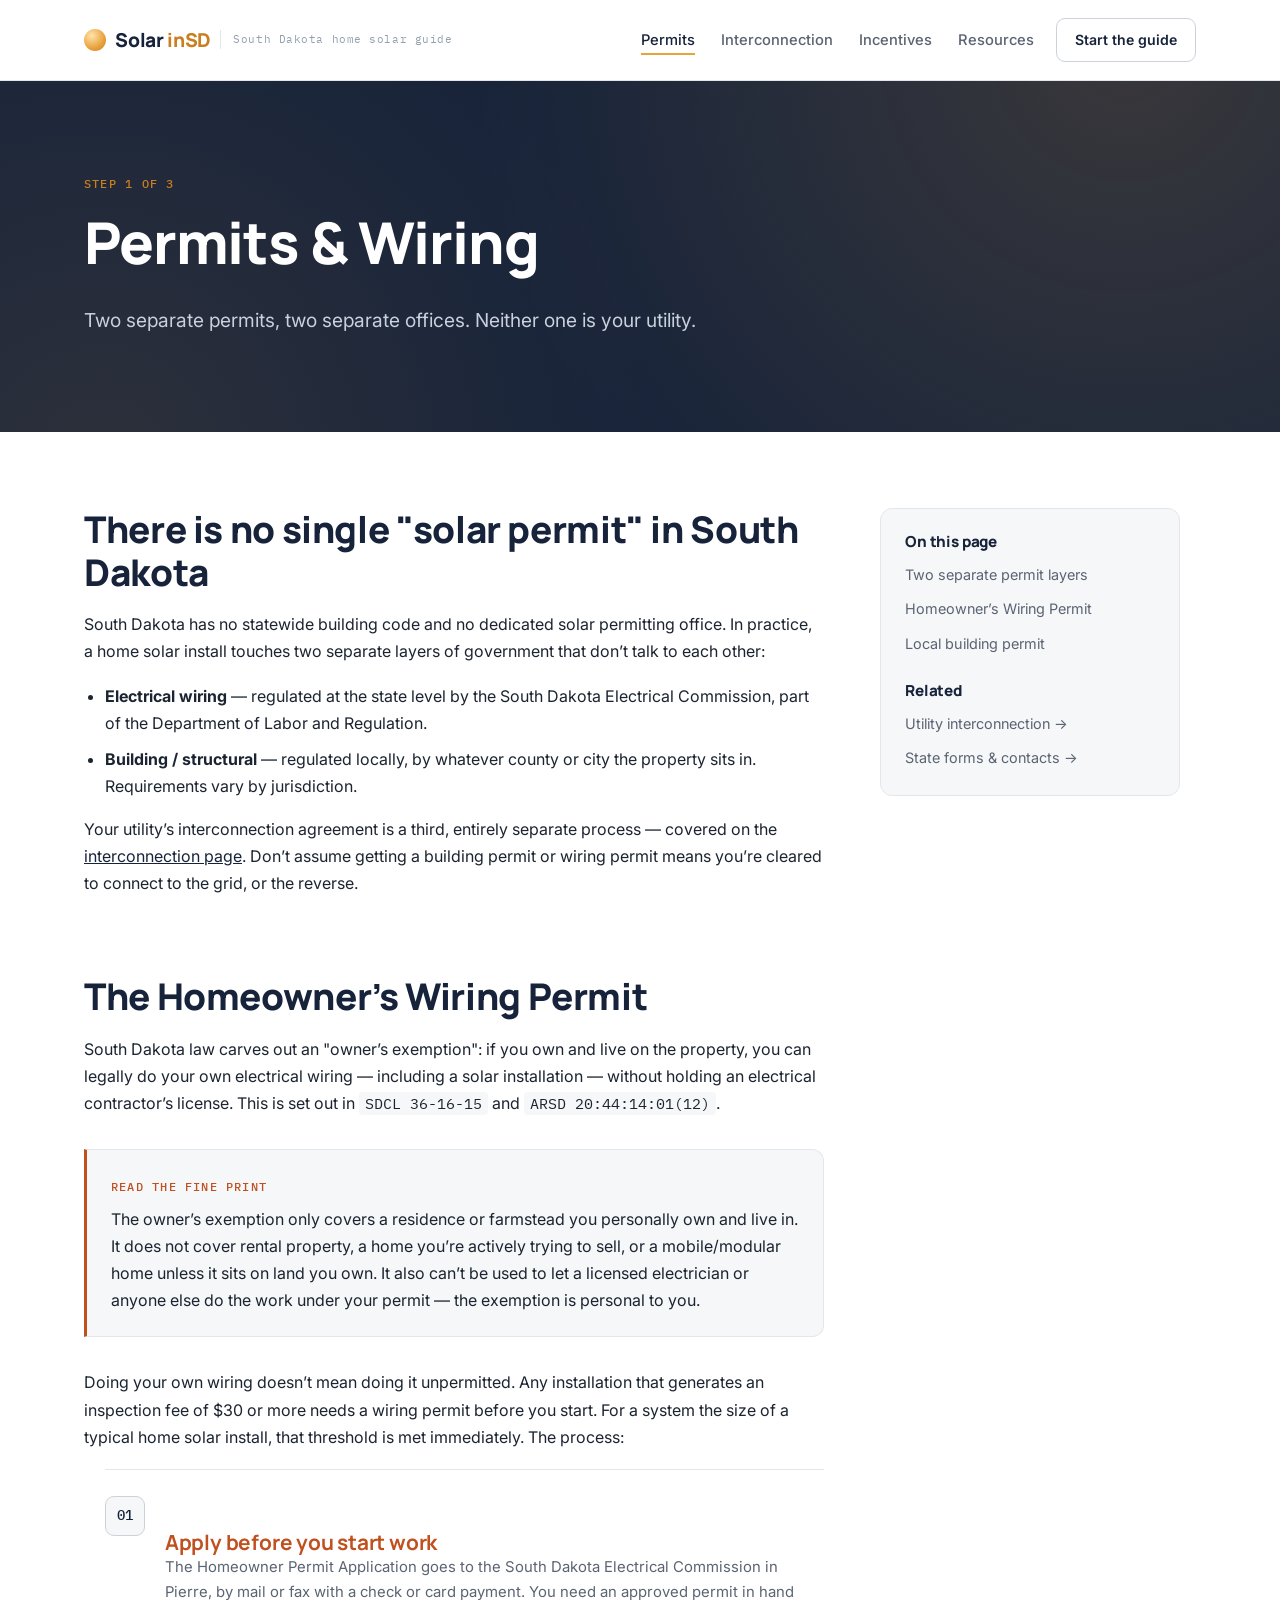
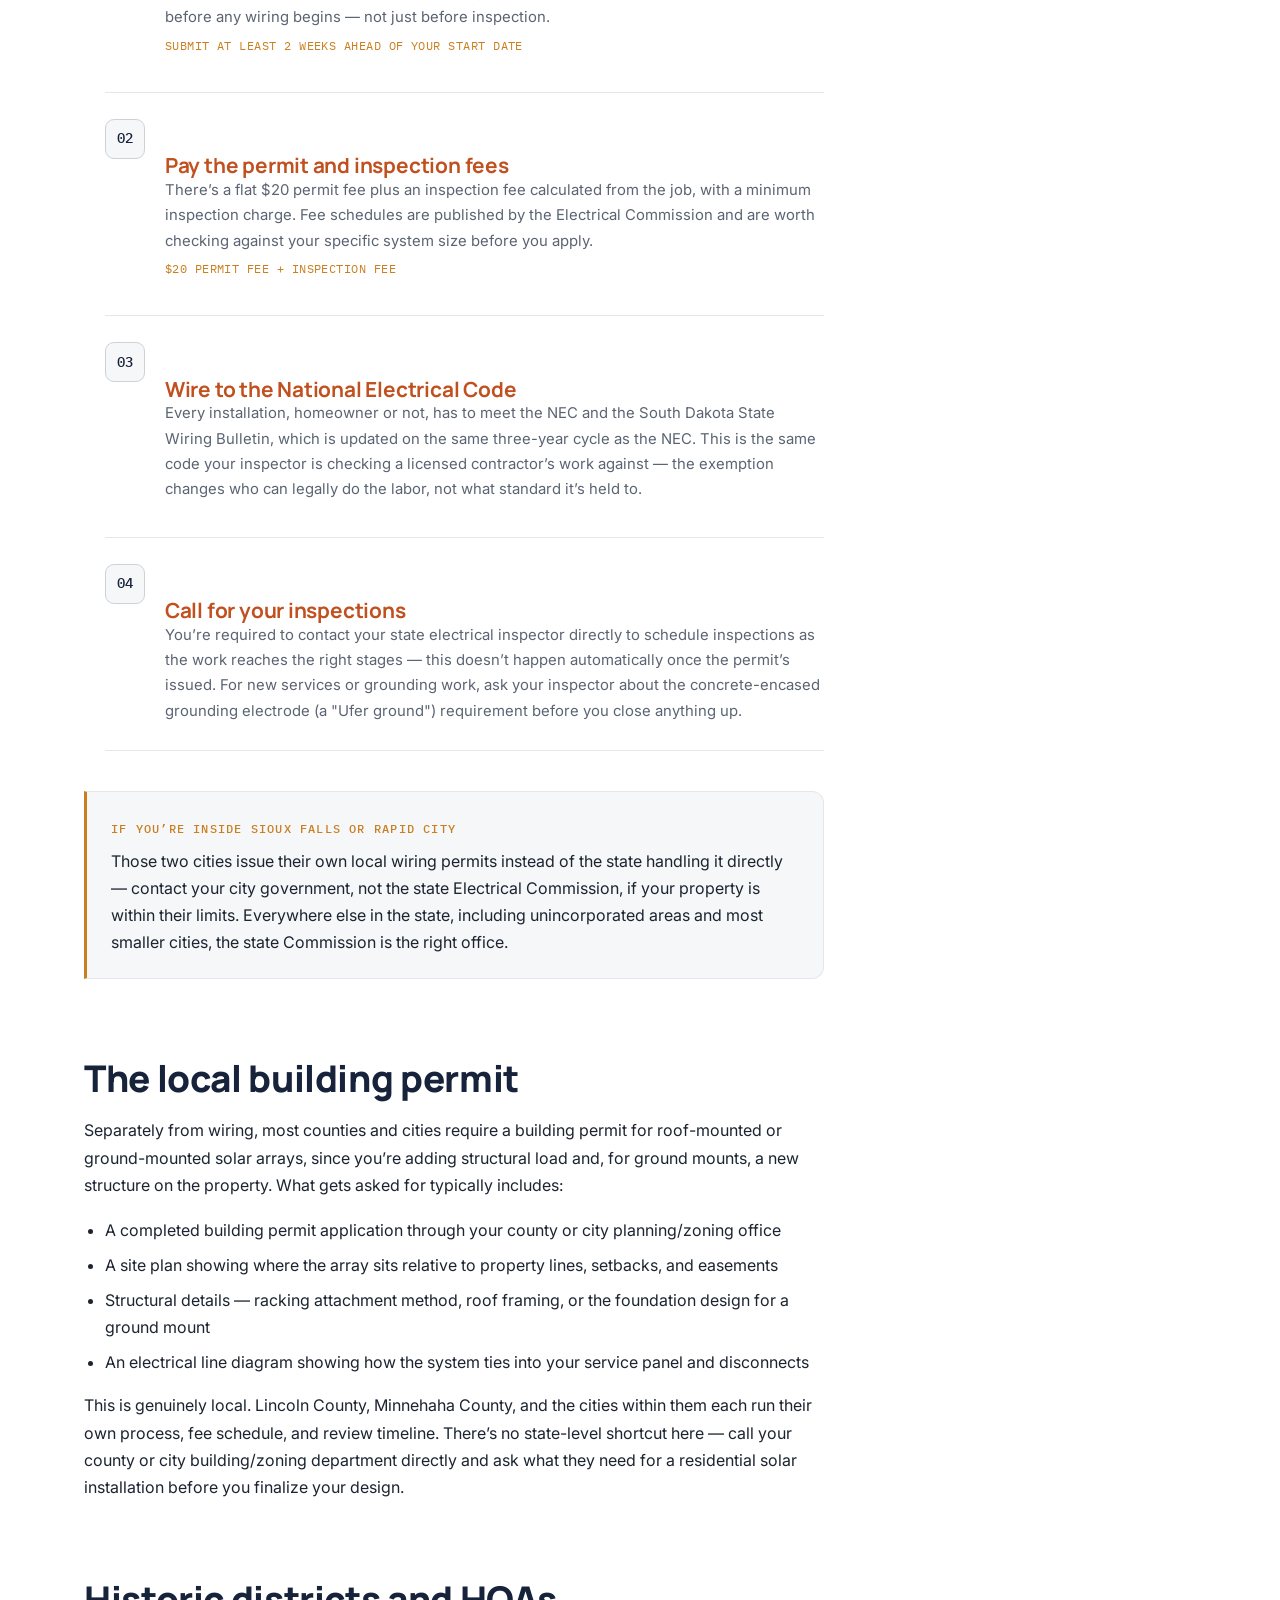
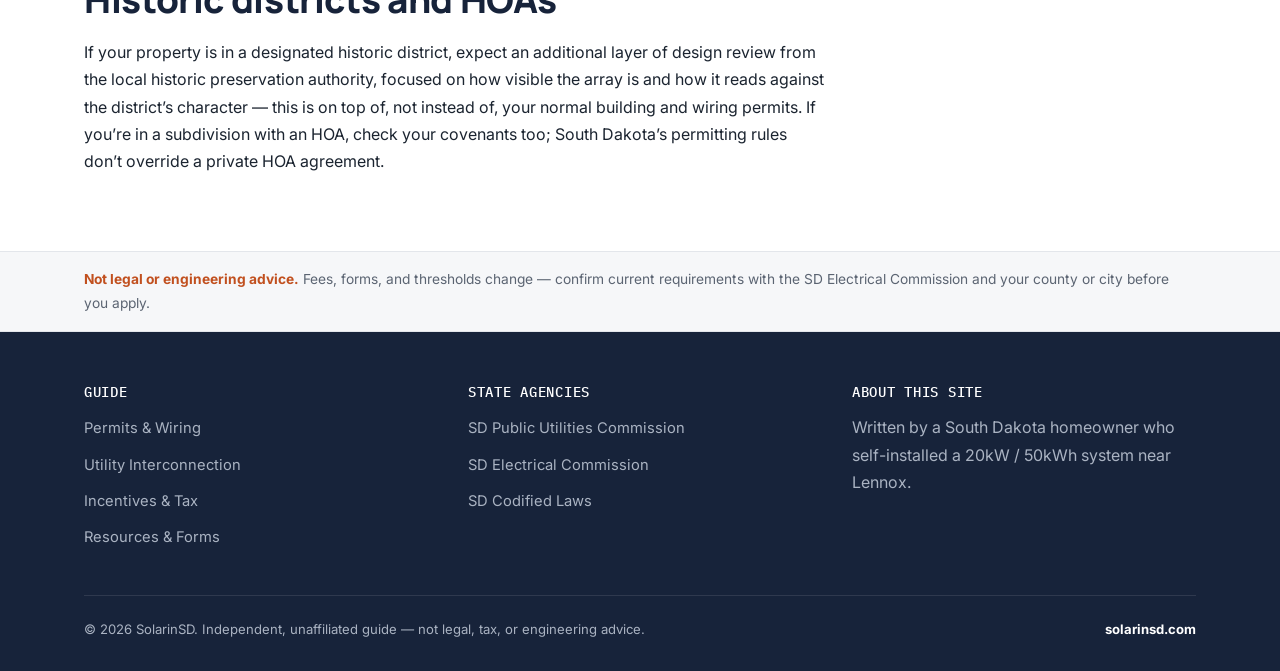
<file: permits.html>
<!DOCTYPE html>
<html lang="en">
<head>
<meta charset="UTF-8">
<meta name="viewport" content="width=device-width, initial-scale=1.0">
<title>Permits &amp; Wiring in South Dakota — Solar in SD</title>
<meta name="description" content="How solar permitting actually works in South Dakota: the state Homeowner's Wiring Permit, local building permits, and where NEC inspections happen.">
<link rel="preconnect" href="https://fonts.googleapis.com">
<link rel="preconnect" href="https://fonts.gstatic.com" crossorigin>
<link href="https://fonts.googleapis.com/css2?family=Manrope:wght@700;800&family=Inter:wght@400;500;600&family=IBM+Plex+Mono:wght@400;500&display=swap" rel="stylesheet">
<link rel="stylesheet" href="css/style.css">
</head>
<body>

<header class="site-header">
  <div class="wrap">
    <a class="brand" href="index.html">
      <span class="brand-sun" aria-hidden="true"></span>
      <span class="brand-mark">Solar<span class="accent">inSD</span></span>
      <span class="brand-tag">South Dakota home solar guide</span>
    </a>
    <button class="nav-toggle" aria-expanded="false" aria-controls="primary-nav">Menu</button>
    <div class="header-actions">
      <nav class="main-nav" id="primary-nav" aria-label="Primary">
        <ul>
          <li><a href="permits.html">Permits</a></li>
          <li><a href="interconnection.html">Interconnection</a></li>
          <li><a href="incentives.html">Incentives</a></li>
          <li><a href="resources.html">Resources</a></li>
        </ul>
      </nav>
      <a class="btn btn-ghost header-cta" href="permits.html">Start the guide</a>
    </div>
  </div>
</header>

<section class="hero">
  <div class="wrap">
    <div class="hero-copy">
      <p class="eyebrow">Step 1 of 3</p>
      <h1>Permits &amp; Wiring</h1>
      <p class="hero-lede">Two separate permits, two separate offices. Neither one is your utility.</p>
    </div>
  </div>
</section>

<section>
  <div class="wrap two-col">
    <div class="prose">

      <h2 id="two-layers">There is no single "solar permit" in South Dakota</h2>
      <p>South Dakota has no statewide building code and no dedicated solar permitting office. In practice, a home solar install touches two separate layers of government that don&rsquo;t talk to each other:</p>
      <ul>
        <li><strong>Electrical wiring</strong> &mdash; regulated at the state level by the South Dakota Electrical Commission, part of the Department of Labor and Regulation.</li>
        <li><strong>Building / structural</strong> &mdash; regulated locally, by whatever county or city the property sits in. Requirements vary by jurisdiction.</li>
      </ul>
      <p>Your utility&rsquo;s interconnection agreement is a third, entirely separate process &mdash; covered on the <a href="interconnection.html">interconnection page</a>. Don&rsquo;t assume getting a building permit or wiring permit means you&rsquo;re cleared to connect to the grid, or the reverse.</p>

      <h2 id="wiring-permit">The Homeowner&rsquo;s Wiring Permit</h2>
      <p>South Dakota law carves out an "owner&rsquo;s exemption": if you own and live on the property, you can legally do your own electrical wiring &mdash; including a solar installation &mdash; without holding an electrical contractor&rsquo;s license. This is set out in <span class="stat">SDCL 36-16-15</span> and <span class="stat">ARSD 20:44:14:01(12)</span>.</p>

      <div class="callout" data-reveal>
        <p class="eyebrow">Read the fine print</p>
        <p>The owner&rsquo;s exemption only covers a residence or farmstead you personally own and live in. It does not cover rental property, a home you&rsquo;re actively trying to sell, or a mobile/modular home unless it sits on land you own. It also can&rsquo;t be used to let a licensed electrician or anyone else do the work under your permit &mdash; the exemption is personal to you.</p>
      </div>

      <p>Doing your own wiring doesn&rsquo;t mean doing it unpermitted. Any installation that generates an inspection fee of $30 or more needs a wiring permit before you start. For a system the size of a typical home solar install, that threshold is met immediately. The process:</p>

      <ol class="process-list vertical" data-reveal-group>
        <li class="process-item" data-reveal>
          <span class="num-badge">01</span>
          <div>
            <h3>Apply before you start work</h3>
            <p>The Homeowner Permit Application goes to the South Dakota Electrical Commission in Pierre, by mail or fax with a check or card payment. You need an approved permit in hand before any wiring begins &mdash; not just before inspection.</p>
            <span class="meta">Submit at least 2 weeks ahead of your start date</span>
          </div>
        </li>
        <li class="process-item" data-reveal>
          <span class="num-badge">02</span>
          <div>
            <h3>Pay the permit and inspection fees</h3>
            <p>There&rsquo;s a flat $20 permit fee plus an inspection fee calculated from the job, with a minimum inspection charge. Fee schedules are published by the Electrical Commission and are worth checking against your specific system size before you apply.</p>
            <span class="meta">$20 permit fee + inspection fee</span>
          </div>
        </li>
        <li class="process-item" data-reveal>
          <span class="num-badge">03</span>
          <div>
            <h3>Wire to the National Electrical Code</h3>
            <p>Every installation, homeowner or not, has to meet the NEC and the South Dakota State Wiring Bulletin, which is updated on the same three-year cycle as the NEC. This is the same code your inspector is checking a licensed contractor&rsquo;s work against &mdash; the exemption changes who can legally do the labor, not what standard it&rsquo;s held to.</p>
          </div>
        </li>
        <li class="process-item" data-reveal>
          <span class="num-badge">04</span>
          <div>
            <h3>Call for your inspections</h3>
            <p>You&rsquo;re required to contact your state electrical inspector directly to schedule inspections as the work reaches the right stages &mdash; this doesn&rsquo;t happen automatically once the permit&rsquo;s issued. For new services or grounding work, ask your inspector about the concrete-encased grounding electrode (a "Ufer ground") requirement before you close anything up.</p>
          </div>
        </li>
      </ol>

      <div class="callout callout-amber" data-reveal>
        <p class="eyebrow">If you&rsquo;re inside Sioux Falls or Rapid City</p>
        <p>Those two cities issue their own local wiring permits instead of the state handling it directly &mdash; contact your city government, not the state Electrical Commission, if your property is within their limits. Everywhere else in the state, including unincorporated areas and most smaller cities, the state Commission is the right office.</p>
      </div>

      <h2 id="building-permit">The local building permit</h2>
      <p>Separately from wiring, most counties and cities require a building permit for roof-mounted or ground-mounted solar arrays, since you&rsquo;re adding structural load and, for ground mounts, a new structure on the property. What gets asked for typically includes:</p>
      <ul>
        <li>A completed building permit application through your county or city planning/zoning office</li>
        <li>A site plan showing where the array sits relative to property lines, setbacks, and easements</li>
        <li>Structural details &mdash; racking attachment method, roof framing, or the foundation design for a ground mount</li>
        <li>An electrical line diagram showing how the system ties into your service panel and disconnects</li>
      </ul>
      <p>This is genuinely local. Lincoln County, Minnehaha County, and the cities within them each run their own process, fee schedule, and review timeline. There&rsquo;s no state-level shortcut here &mdash; call your county or city building/zoning department directly and ask what they need for a residential solar installation before you finalize your design.</p>

      <h2>Historic districts and HOAs</h2>
      <p>If your property is in a designated historic district, expect an additional layer of design review from the local historic preservation authority, focused on how visible the array is and how it reads against the district&rsquo;s character &mdash; this is on top of, not instead of, your normal building and wiring permits. If you&rsquo;re in a subdivision with an HOA, check your covenants too; South Dakota&rsquo;s permitting rules don&rsquo;t override a private HOA agreement.</p>

    </div>

    <aside class="aside-box">
      <h4>On this page</h4>
      <ul>
        <li><a href="#two-layers">Two separate permit layers</a></li>
        <li><a href="#wiring-permit">Homeowner&rsquo;s Wiring Permit</a></li>
        <li><a href="#building-permit">Local building permit</a></li>
      </ul>
      <h4 style="margin-top:26px;">Related</h4>
      <ul>
        <li><a href="interconnection.html">Utility interconnection &rarr;</a></li>
        <li><a href="resources.html">State forms &amp; contacts &rarr;</a></li>
      </ul>
    </aside>
  </div>
</section>

<div class="disclaimer">
  <div class="wrap">
    <strong>Not legal or engineering advice.</strong> Fees, forms, and thresholds change &mdash; confirm current requirements with the SD Electrical Commission and your county or city before you apply.
  </div>
</div>

<footer class="site-footer">
  <div class="wrap">
    <div class="footer-grid">
      <div>
        <h4>Guide</h4>
        <ul>
          <li><a href="permits.html">Permits &amp; Wiring</a></li>
          <li><a href="interconnection.html">Utility Interconnection</a></li>
          <li><a href="incentives.html">Incentives &amp; Tax</a></li>
          <li><a href="resources.html">Resources &amp; Forms</a></li>
        </ul>
      </div>
      <div>
        <h4>State agencies</h4>
        <ul>
          <li><a href="https://puc.sd.gov/energy/" target="_blank" rel="noopener">SD Public Utilities Commission</a></li>
          <li><a href="https://dlr.sd.gov/electrical/" target="_blank" rel="noopener">SD Electrical Commission</a></li>
          <li><a href="https://sdlegislature.gov/" target="_blank" rel="noopener">SD Codified Laws</a></li>
        </ul>
      </div>
      <div>
        <h4>About this site</h4>
        <ul>
          <li>Written by a South Dakota homeowner who self-installed a 20kW / 50kWh system near Lennox.</li>
        </ul>
      </div>
    </div>
    <div class="footer-note">
      <span>&copy; 2026 SolarinSD. Independent, unaffiliated guide &mdash; not legal, tax, or engineering advice.</span>
      <span><strong>solarinsd.com</strong></span>
    </div>
  </div>
</footer>

<script src="js/main.js"></script>
</body>
</html>
</file>
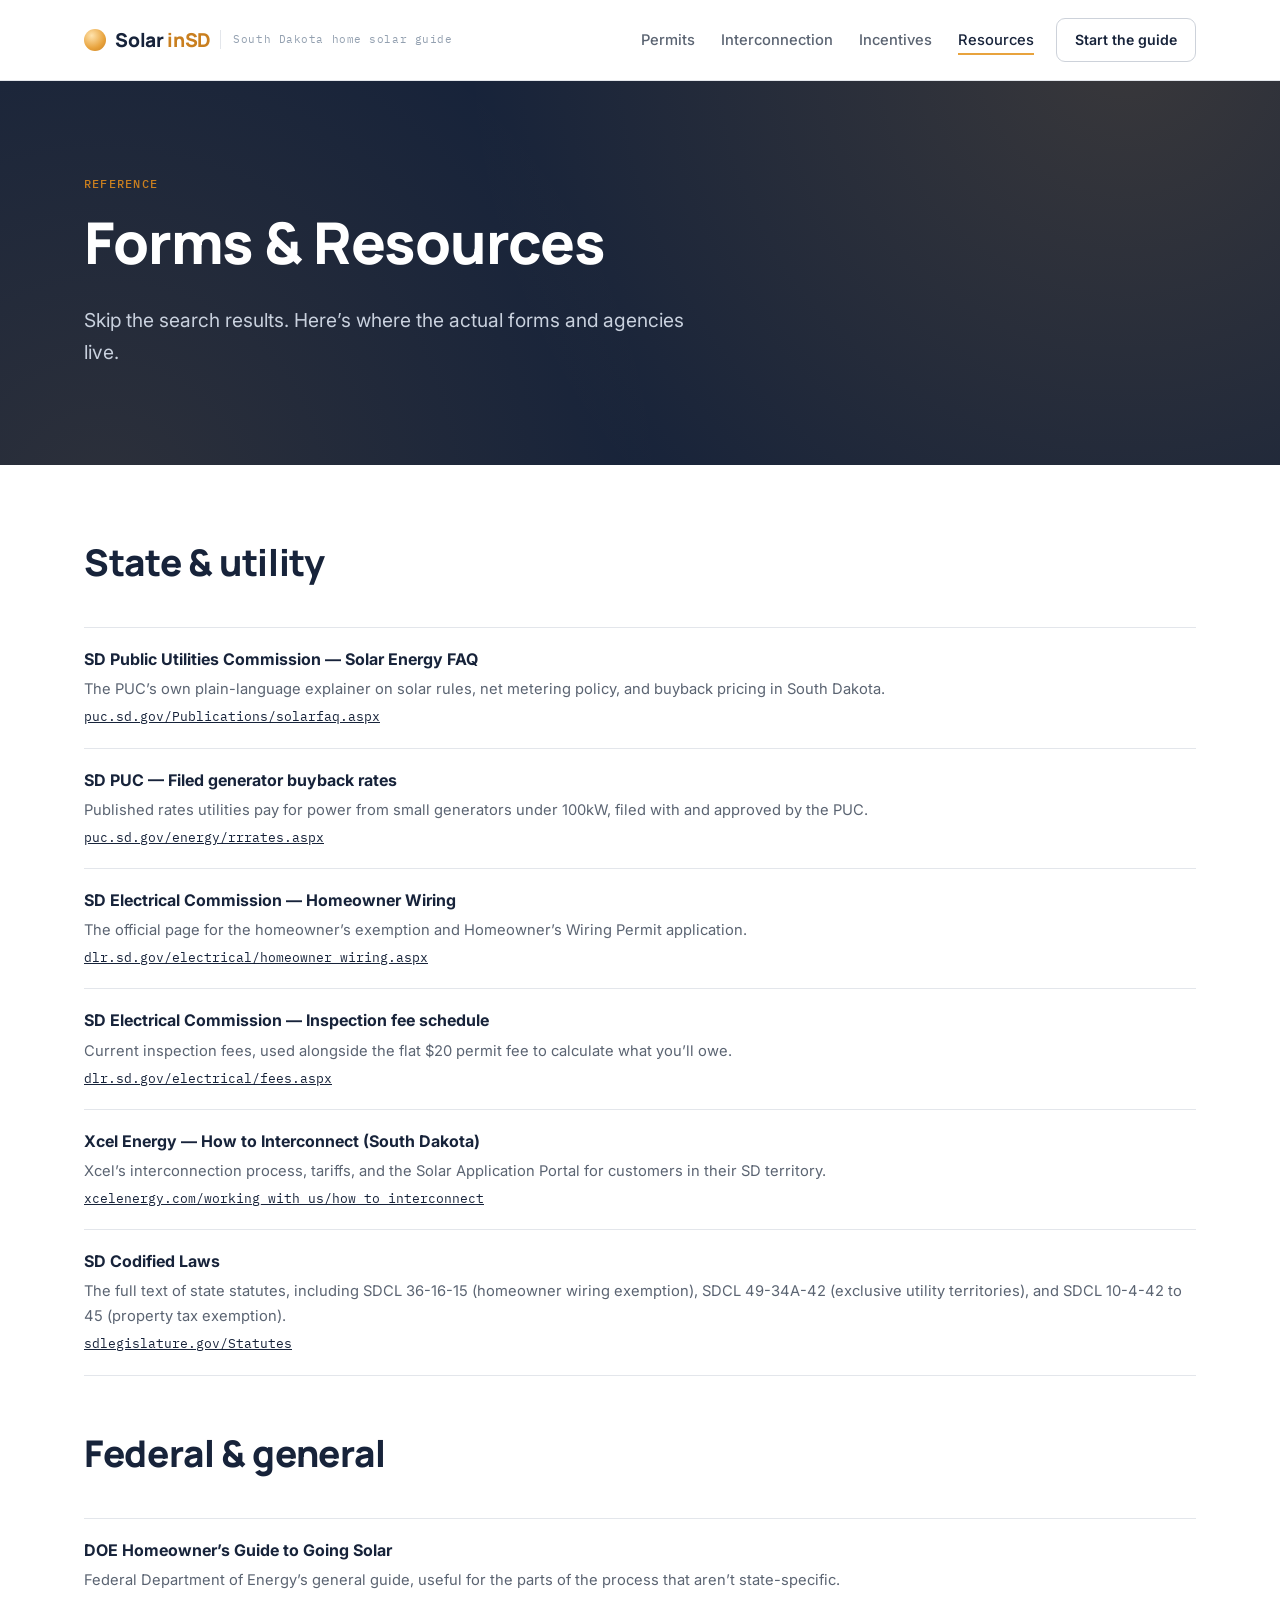
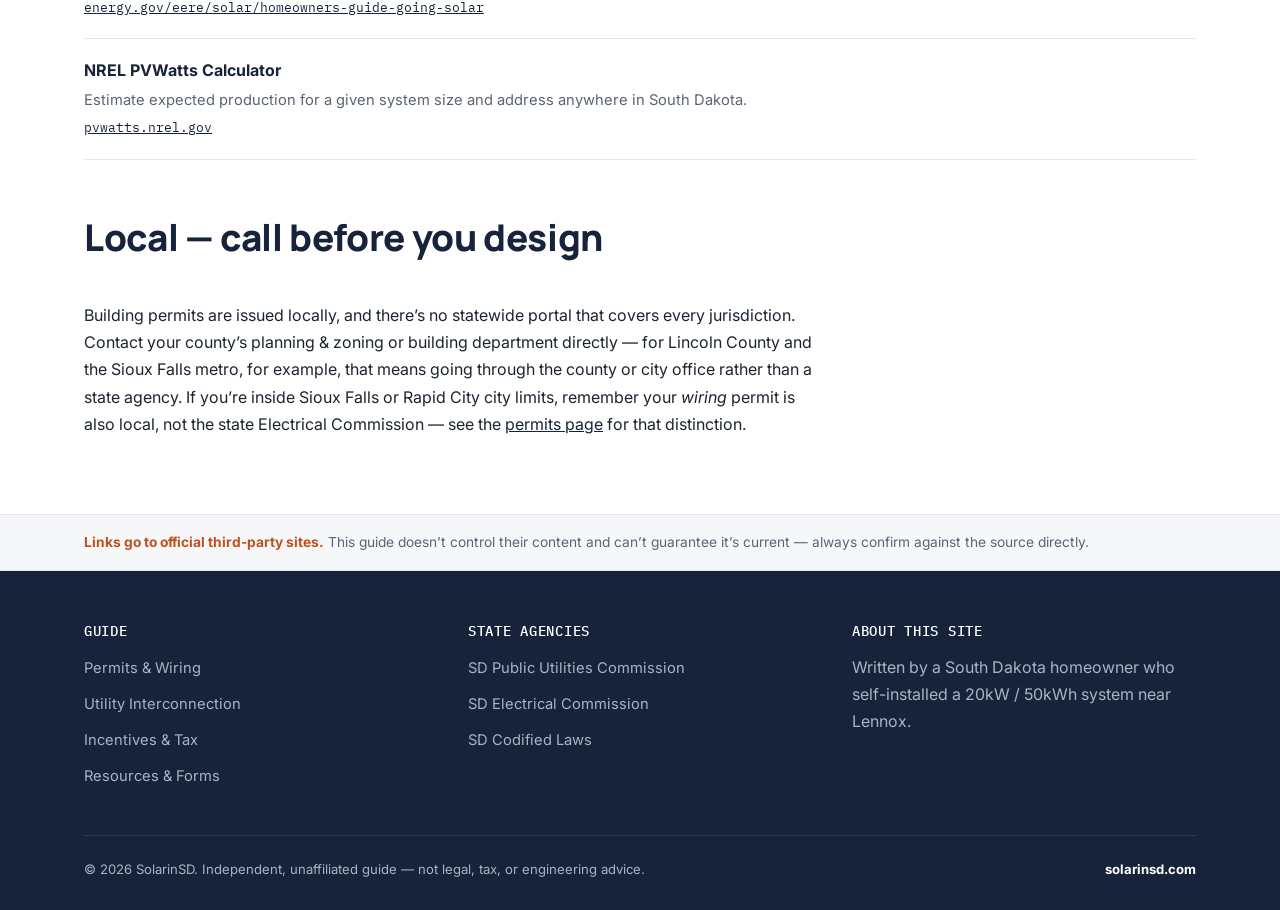
<file: resources.html>
<!DOCTYPE html>
<html lang="en">
<head>
<meta charset="UTF-8">
<meta name="viewport" content="width=device-width, initial-scale=1.0">
<title>Forms &amp; Resources — Solar in SD</title>
<meta name="description" content="Direct links to South Dakota's official solar permitting forms, agencies, utility portals, and statutes.">
<link rel="preconnect" href="https://fonts.googleapis.com">
<link rel="preconnect" href="https://fonts.gstatic.com" crossorigin>
<link href="https://fonts.googleapis.com/css2?family=Manrope:wght@700;800&family=Inter:wght@400;500;600&family=IBM+Plex+Mono:wght@400;500&display=swap" rel="stylesheet">
<link rel="stylesheet" href="css/style.css">
</head>
<body>

<header class="site-header">
  <div class="wrap">
    <a class="brand" href="index.html">
      <span class="brand-sun" aria-hidden="true"></span>
      <span class="brand-mark">Solar<span class="accent">inSD</span></span>
      <span class="brand-tag">South Dakota home solar guide</span>
    </a>
    <button class="nav-toggle" aria-expanded="false" aria-controls="primary-nav">Menu</button>
    <div class="header-actions">
      <nav class="main-nav" id="primary-nav" aria-label="Primary">
        <ul>
          <li><a href="permits.html">Permits</a></li>
          <li><a href="interconnection.html">Interconnection</a></li>
          <li><a href="incentives.html">Incentives</a></li>
          <li><a href="resources.html">Resources</a></li>
        </ul>
      </nav>
      <a class="btn btn-ghost header-cta" href="permits.html">Start the guide</a>
    </div>
  </div>
</header>

<section class="hero">
  <div class="wrap">
    <div class="hero-copy">
      <p class="eyebrow">Reference</p>
      <h1>Forms &amp; Resources</h1>
      <p class="hero-lede">Skip the search results. Here&rsquo;s where the actual forms and agencies live.</p>
    </div>
  </div>
</section>

<section>
  <div class="wrap">
    <div class="section-head" data-reveal>
      <h2>State &amp; utility</h2>
    </div>
    <ul class="source-list" data-reveal-group>
      <li data-reveal>
        <div class="src-name">SD Public Utilities Commission &mdash; Solar Energy FAQ</div>
        <div class="src-desc">The PUC&rsquo;s own plain-language explainer on solar rules, net metering policy, and buyback pricing in South Dakota.</div>
        <a href="https://puc.sd.gov/Publications/solarfaq.aspx" target="_blank" rel="noopener">puc.sd.gov/Publications/solarfaq.aspx</a>
      </li>
      <li data-reveal>
        <div class="src-name">SD PUC &mdash; Filed generator buyback rates</div>
        <div class="src-desc">Published rates utilities pay for power from small generators under 100kW, filed with and approved by the PUC.</div>
        <a href="https://puc.sd.gov/energy/rrrates.aspx" target="_blank" rel="noopener">puc.sd.gov/energy/rrrates.aspx</a>
      </li>
      <li data-reveal>
        <div class="src-name">SD Electrical Commission &mdash; Homeowner Wiring</div>
        <div class="src-desc">The official page for the homeowner&rsquo;s exemption and Homeowner&rsquo;s Wiring Permit application.</div>
        <a href="https://dlr.sd.gov/electrical/homeowner_wiring.aspx" target="_blank" rel="noopener">dlr.sd.gov/electrical/homeowner_wiring.aspx</a>
      </li>
      <li data-reveal>
        <div class="src-name">SD Electrical Commission &mdash; Inspection fee schedule</div>
        <div class="src-desc">Current inspection fees, used alongside the flat $20 permit fee to calculate what you&rsquo;ll owe.</div>
        <a href="https://dlr.sd.gov/electrical/fees.aspx" target="_blank" rel="noopener">dlr.sd.gov/electrical/fees.aspx</a>
      </li>
      <li data-reveal>
        <div class="src-name">Xcel Energy &mdash; How to Interconnect (South Dakota)</div>
        <div class="src-desc">Xcel&rsquo;s interconnection process, tariffs, and the Solar Application Portal for customers in their SD territory.</div>
        <a href="https://www.xcelenergy.com/working_with_us/how_to_interconnect" target="_blank" rel="noopener">xcelenergy.com/working_with_us/how_to_interconnect</a>
      </li>
      <li data-reveal>
        <div class="src-name">SD Codified Laws</div>
        <div class="src-desc">The full text of state statutes, including SDCL 36-16-15 (homeowner wiring exemption), SDCL 49-34A-42 (exclusive utility territories), and SDCL 10-4-42 to 45 (property tax exemption).</div>
        <a href="https://sdlegislature.gov/Statutes" target="_blank" rel="noopener">sdlegislature.gov/Statutes</a>
      </li>
    </ul>

    <div class="section-head" style="margin-top:56px;" data-reveal>
      <h2>Federal &amp; general</h2>
    </div>
    <ul class="source-list" data-reveal-group>
      <li data-reveal>
        <div class="src-name">DOE Homeowner&rsquo;s Guide to Going Solar</div>
        <div class="src-desc">Federal Department of Energy&rsquo;s general guide, useful for the parts of the process that aren&rsquo;t state-specific.</div>
        <a href="https://www.energy.gov/eere/solar/homeowners-guide-going-solar" target="_blank" rel="noopener">energy.gov/eere/solar/homeowners-guide-going-solar</a>
      </li>
      <li data-reveal>
        <div class="src-name">NREL PVWatts Calculator</div>
        <div class="src-desc">Estimate expected production for a given system size and address anywhere in South Dakota.</div>
        <a href="https://pvwatts.nrel.gov/" target="_blank" rel="noopener">pvwatts.nrel.gov</a>
      </li>
    </ul>

    <div class="section-head" style="margin-top:56px;">
      <h2>Local &mdash; call before you design</h2>
    </div>
    <div class="prose">
      <p>Building permits are issued locally, and there&rsquo;s no statewide portal that covers every jurisdiction. Contact your county&rsquo;s planning &amp; zoning or building department directly &mdash; for Lincoln County and the Sioux Falls metro, for example, that means going through the county or city office rather than a state agency. If you&rsquo;re inside Sioux Falls or Rapid City city limits, remember your <em>wiring</em> permit is also local, not the state Electrical Commission &mdash; see the <a href="permits.html">permits page</a> for that distinction.</p>
    </div>
  </div>
</section>

<div class="disclaimer">
  <div class="wrap">
    <strong>Links go to official third-party sites.</strong> This guide doesn&rsquo;t control their content and can&rsquo;t guarantee it&rsquo;s current &mdash; always confirm against the source directly.
  </div>
</div>

<footer class="site-footer">
  <div class="wrap">
    <div class="footer-grid">
      <div>
        <h4>Guide</h4>
        <ul>
          <li><a href="permits.html">Permits &amp; Wiring</a></li>
          <li><a href="interconnection.html">Utility Interconnection</a></li>
          <li><a href="incentives.html">Incentives &amp; Tax</a></li>
          <li><a href="resources.html">Resources &amp; Forms</a></li>
        </ul>
      </div>
      <div>
        <h4>State agencies</h4>
        <ul>
          <li><a href="https://puc.sd.gov/energy/" target="_blank" rel="noopener">SD Public Utilities Commission</a></li>
          <li><a href="https://dlr.sd.gov/electrical/" target="_blank" rel="noopener">SD Electrical Commission</a></li>
          <li><a href="https://sdlegislature.gov/" target="_blank" rel="noopener">SD Codified Laws</a></li>
        </ul>
      </div>
      <div>
        <h4>About this site</h4>
        <ul>
          <li>Written by a South Dakota homeowner who self-installed a 20kW / 50kWh system near Lennox.</li>
        </ul>
      </div>
    </div>
    <div class="footer-note">
      <span>&copy; 2026 SolarinSD. Independent, unaffiliated guide &mdash; not legal, tax, or engineering advice.</span>
      <span><strong>solarinsd.com</strong></span>
    </div>
  </div>
</footer>

<script src="js/main.js"></script>
</body>
</html>
</file>
<file: css/style.css>
/* ============================================================
   Solar in SD — design tokens
   Clean, minimal, corporate register (matches dakotaridgetechnology.com):
   numbered cards, tag pills, plain nav, restrained color, lots of white space.
   Display/body: Manrope + Inter. Mono: IBM Plex Mono for labels/tags.
   ============================================================ */

:root {
  --navy: #17233a;
  --navy-deep: #101a2c;
  --bg: #ffffff;
  --bg-alt: #f6f7f9;
  --line: #e3e6eb;
  --line-strong: #cdd2da;
  --amber: #e8a33d;
  --amber-deep: #c97f1f;
  --rust: #c1501f;
  --ink: #1b2430;
  --steel: #5b6472;
  --steel-light: #93a0b0;

  --font-display: "Manrope", "Inter", sans-serif;
  --font-body: "Inter", sans-serif;
  --font-mono: "IBM Plex Mono", ui-monospace, Menlo, monospace;

  --max: 1160px;
  --radius: 12px;
}

* { box-sizing: border-box; }
html { scroll-behavior: smooth; }

body {
  margin: 0;
  background: var(--bg);
  color: var(--ink);
  font-family: var(--font-body);
  font-size: 1rem;
  line-height: 1.7;
  -webkit-font-smoothing: antialiased;
}

@media (prefers-reduced-motion: reduce) {
  html { scroll-behavior: auto; }
  * { animation-duration: 0.01ms !important; transition-duration: 0.01ms !important; }
}

a { color: var(--navy); }
a:hover { color: var(--amber-deep); }

:focus-visible {
  outline: 3px solid var(--amber);
  outline-offset: 2px;
}

img, svg { max-width: 100%; display: block; }

.wrap {
  max-width: var(--max);
  margin: 0 auto;
  padding: 0 24px;
}

h1, h2, h3, h4 {
  font-family: var(--font-display);
  font-weight: 800;
  line-height: 1.15;
  letter-spacing: -0.01em;
  margin: 0 0 0.5em;
  color: var(--navy);
}

h1 { font-size: clamp(2.4rem, 5vw, 3.6rem); letter-spacing: -0.02em; }
h2 { font-size: clamp(1.7rem, 3.2vw, 2.3rem); }
h3 { font-size: clamp(1.1rem, 2vw, 1.3rem); font-weight: 700; }

p { margin: 0 0 1.1em; }
p:last-child { margin-bottom: 0; }

.eyebrow {
  font-family: var(--font-mono);
  font-size: 0.76rem;
  letter-spacing: 0.1em;
  text-transform: uppercase;
  color: var(--amber-deep);
  font-weight: 500;
  display: inline-block;
  margin-bottom: 14px;
}

.lede {
  font-size: 1.15rem;
  color: var(--steel);
  max-width: 62ch;
}

/* ---------------- Pill tags & badges ---------------- */

.pill {
  display: inline-flex;
  align-items: center;
  gap: 6px;
  font-family: var(--font-mono);
  font-size: 0.74rem;
  letter-spacing: 0.03em;
  padding: 7px 13px;
  border-radius: 999px;
  border: 1px solid var(--line-strong);
  background: var(--bg);
  color: var(--steel);
}

.pill-row {
  display: flex;
  flex-wrap: wrap;
  gap: 10px;
  margin-top: 30px;
}
.pill-row .pill {
  border-color: rgba(255,255,255,0.28);
  background: rgba(255,255,255,0.06);
  color: #dfe4ea;
}

.tag-row {
  display: flex;
  flex-wrap: wrap;
  gap: 6px;
  margin-top: auto;
  padding-top: 16px;
}
.tag-row .pill {
  font-size: 0.7rem;
  padding: 5px 10px;
  background: var(--bg-alt);
  border-color: var(--line);
}

.num-badge {
  width: 40px;
  height: 40px;
  border-radius: 9px;
  border: 1px solid var(--line-strong);
  background: var(--bg-alt);
  color: var(--navy);
  font-family: var(--font-mono);
  font-weight: 500;
  font-size: 0.85rem;
  display: flex;
  align-items: center;
  justify-content: center;
  flex: none;
}

/* ---------------- Scroll reveal ---------------- */

[data-reveal] {
  opacity: 0;
  transform: translateY(16px);
  transition: opacity 0.5s ease, transform 0.5s ease;
}
[data-reveal].is-visible { opacity: 1; transform: translateY(0); }
[data-reveal-group] > * { transition-delay: calc(var(--i, 0) * 70ms); }

@media (prefers-reduced-motion: reduce) {
  [data-reveal] { opacity: 1; transform: none; transition: none; }
}

/* ---------------- Header ---------------- */

.site-header {
  background: var(--bg);
  border-bottom: 1px solid var(--line);
  position: sticky;
  top: 0;
  z-index: 100;
  transition: box-shadow 0.2s ease;
}
.site-header.is-scrolled { box-shadow: 0 1px 0 var(--line), 0 8px 24px -18px rgba(23,35,58,0.25); }

.site-header .wrap {
  display: flex;
  align-items: center;
  justify-content: space-between;
  padding-top: 18px;
  padding-bottom: 18px;
  gap: 16px;
}

.brand {
  display: flex;
  align-items: center;
  gap: 9px;
  text-decoration: none;
  color: var(--navy);
}

.brand-sun {
  width: 22px;
  height: 22px;
  border-radius: 50%;
  background: radial-gradient(circle at 35% 30%, #ffe3ad, var(--amber) 60%, var(--amber-deep) 100%);
  flex: none;
}

.brand-mark {
  font-family: var(--font-display);
  font-weight: 800;
  font-size: 1.2rem;
  letter-spacing: -0.01em;
  display: flex;
  gap: 3px;
  color: var(--navy);
}
.brand-mark .accent { color: var(--amber-deep); }

.brand-tag {
  font-family: var(--font-mono);
  font-size: 0.7rem;
  letter-spacing: 0.05em;
  color: var(--steel-light);
  display: none;
  padding-left: 12px;
  border-left: 1px solid var(--line);
}
@media (min-width: 780px) { .brand-tag { display: inline; } }

.nav-toggle {
  display: none;
  background: none;
  border: 1px solid var(--line-strong);
  color: var(--navy);
  font-family: var(--font-mono);
  font-size: 0.78rem;
  padding: 8px 14px;
  border-radius: 8px;
  cursor: pointer;
}

.header-actions { display: flex; align-items: center; gap: 22px; }

.main-nav ul {
  list-style: none;
  display: flex;
  gap: 26px;
  margin: 0;
  padding: 0;
}

.main-nav a {
  color: var(--steel);
  text-decoration: none;
  font-size: 0.92rem;
  font-weight: 500;
  padding: 4px 0;
  border-bottom: 2px solid transparent;
  transition: color 0.15s ease, border-color 0.15s ease;
}
.main-nav a:hover { color: var(--navy); }
.main-nav a[aria-current="page"] {
  color: var(--navy);
  border-color: var(--amber);
}

@media (max-width: 780px) {
  .nav-toggle { display: inline-block; }
  .header-actions { display: contents; }
  .main-nav {
    display: none;
    width: 100%;
    order: 3;
    padding: 8px 24px 20px;
  }
  .main-nav.is-open { display: block; }
  .main-nav ul { flex-direction: column; gap: 2px; }
  .main-nav a { display: block; padding: 12px 0; border-bottom: 1px solid var(--line); }
  .site-header .wrap { flex-wrap: wrap; }
  .header-cta { order: 2; }
}

/* ---------------- Hero ---------------- */

.hero {
  background: var(--navy);
  background-image:
    radial-gradient(circle at 88% -10%, rgba(232,163,61,0.16), transparent 55%),
    radial-gradient(circle at 8% 110%, rgba(232,163,61,0.10), transparent 45%);
  color: #fff;
  padding: 88px 0 96px;
  position: relative;
}

.hero-copy { max-width: 62ch; }

.hero h1 { color: #fff; }
.hero h1 .accent { color: var(--amber); }

.hero-lede {
  font-size: 1.2rem;
  color: #c9d1de;
  max-width: 58ch;
  margin-top: 16px;
}

.btn-row { display: flex; gap: 14px; flex-wrap: wrap; margin-top: 36px; }

/* ---------------- Buttons ---------------- */

.btn {
  display: inline-flex;
  align-items: center;
  gap: 8px;
  font-family: var(--font-body);
  font-size: 0.95rem;
  font-weight: 600;
  text-decoration: none;
  padding: 13px 24px;
  border-radius: 9px;
  border: 1.5px solid var(--amber);
  color: var(--navy);
  background: var(--amber);
  transition: background 0.15s ease, color 0.15s ease, border-color 0.15s ease, transform 0.15s ease;
}
.btn:hover { background: var(--amber-deep); border-color: var(--amber-deep); color: var(--navy); transform: translateY(-1px); }

.btn-outline {
  background: transparent;
  color: #fff;
  border-color: rgba(255,255,255,0.35);
}
.btn-outline:hover { border-color: #fff; background: rgba(255,255,255,0.06); color: #fff; }

.btn-ghost {
  background: transparent;
  border-color: var(--line-strong);
  color: var(--navy);
  padding: 9px 18px;
  font-size: 0.88rem;
}
.btn-ghost:hover { border-color: var(--navy); background: var(--bg-alt); color: var(--navy); }

/* ---------------- Sections ---------------- */

section { padding: 76px 0; }
.section-alt { background: var(--bg-alt); }

.section-head { max-width: 64ch; margin-bottom: 44px; }
.section-head.center { margin-left: auto; margin-right: auto; text-align: center; }

/* Numbered topic card grid */

.card-grid {
  display: grid;
  grid-template-columns: repeat(auto-fit, minmax(250px, 1fr));
  gap: 18px;
}

.card {
  background: var(--bg);
  border: 1px solid var(--line);
  border-radius: var(--radius);
  padding: 28px 26px;
  text-decoration: none;
  color: var(--ink);
  display: flex;
  flex-direction: column;
  gap: 12px;
  transition: border-color 0.15s ease, transform 0.15s ease, box-shadow 0.15s ease;
}
.card:hover {
  border-color: var(--line-strong);
  transform: translateY(-3px);
  box-shadow: 0 16px 32px -22px rgba(23,35,58,0.35);
}

.card-top { display: flex; align-items: center; justify-content: space-between; }

.card h3 { margin: 0; color: var(--navy); }
.card p { color: var(--steel); font-size: 0.95rem; margin: 0; }

.card .go {
  margin-top: 4px;
  font-size: 0.86rem;
  font-weight: 600;
  color: var(--amber-deep);
}

/* ---------------- Numbered process list ---------------- */

.process-list {
  list-style: none;
  margin: 0;
  padding: 0;
  display: grid;
  grid-template-columns: repeat(auto-fit, minmax(220px, 1fr));
  gap: 2px;
  background: var(--line);
  border: 1px solid var(--line);
  border-radius: var(--radius);
  overflow: hidden;
}

.process-item {
  background: var(--bg);
  padding: 26px 24px;
  display: flex;
  flex-direction: column;
  gap: 10px;
}

.process-item .num-badge { margin-bottom: 4px; }
.process-item h3 { margin: 0; }
.process-item p { color: var(--steel); font-size: 0.93rem; margin: 0; }
.process-item .meta {
  font-family: var(--font-mono);
  font-size: 0.72rem;
  color: var(--amber-deep);
  text-transform: uppercase;
  letter-spacing: 0.04em;
  margin-top: 4px;
}

/* Vertical variant (used for longer step content) */
.process-list.vertical {
  display: block;
  background: none;
  border: none;
  border-radius: 0;
}
.process-list.vertical .process-item {
  flex-direction: row;
  align-items: flex-start;
  gap: 20px;
  border-top: 1px solid var(--line);
  border-radius: 0;
  padding: 26px 0;
}
.process-list.vertical .process-item:last-child { border-bottom: 1px solid var(--line); }

/* ---------------- Why-this-guide bullet list ---------------- */

.reason-list {
  list-style: none;
  margin: 0;
  padding: 0;
  display: grid;
  grid-template-columns: repeat(auto-fit, minmax(260px, 1fr));
  gap: 28px 40px;
}
.reason-item { display: flex; gap: 16px; }
.reason-item .mark {
  width: 8px;
  height: 8px;
  border-radius: 50%;
  background: var(--amber);
  margin-top: 9px;
  flex: none;
}
.reason-item h3 { margin: 0 0 6px; font-size: 1.05rem; }
.reason-item p { color: var(--steel); font-size: 0.94rem; }

/* ---------------- Fact strip ---------------- */

.fact-strip {
  border-top: 1px solid var(--line);
  border-bottom: 1px solid var(--line);
  padding: 30px 0;
  margin: 0;
}
.fact-strip dl {
  display: grid;
  grid-template-columns: repeat(auto-fit, minmax(200px, 1fr));
  gap: 24px;
  margin: 0;
}
.fact-strip dt {
  font-family: var(--font-mono);
  font-size: 0.72rem;
  letter-spacing: 0.05em;
  text-transform: uppercase;
  color: var(--steel);
  margin: 0 0 8px;
}
.fact-strip dd {
  margin: 0;
  color: var(--navy);
  font-family: var(--font-display);
  font-weight: 800;
  font-size: 1.7rem;
}

/* ---------------- Prose content pages ---------------- */

.prose { max-width: 74ch; }
.prose h2 { margin-top: 2.1em; }
.prose h2:first-child { margin-top: 0; }
.prose h3 { margin-top: 1.7em; color: var(--rust); }
.prose ul, .prose ol { padding-left: 1.3em; }
.prose li { margin-bottom: 0.5em; }
.prose .stat { font-family: var(--font-mono); background: var(--bg-alt); padding: 2px 6px; border-radius: 4px; font-size: 0.92em; }

.two-col {
  display: grid;
  grid-template-columns: minmax(0, 74ch) minmax(220px, 300px);
  gap: 56px;
  align-items: start;
}
@media (max-width: 880px) { .two-col { grid-template-columns: 1fr; } }

.aside-box {
  border: 1px solid var(--line);
  border-radius: var(--radius);
  background: var(--bg-alt);
  padding: 24px;
  position: sticky;
  top: 88px;
}
.aside-box h4 {
  font-size: 0.95rem;
  color: var(--navy);
  margin-bottom: 12px;
  font-family: var(--font-display);
  font-weight: 800;
}
.aside-box ul { list-style: none; margin: 0; padding: 0; }
.aside-box li { margin-bottom: 10px; font-size: 0.9rem; }
.aside-box li:last-child { margin-bottom: 0; }
.aside-box a { text-decoration: none; color: var(--steel); }
.aside-box a:hover { color: var(--amber-deep); text-decoration: underline; }

table.compare {
  width: 100%;
  border-collapse: collapse;
  margin: 1.8em 0;
  font-size: 0.92rem;
  border: 1px solid var(--line);
  border-radius: var(--radius);
  overflow: hidden;
}
table.compare th, table.compare td {
  border-bottom: 1px solid var(--line);
  padding: 12px 14px;
  text-align: left;
  vertical-align: top;
}
table.compare th {
  background: var(--navy);
  color: #fff;
  font-family: var(--font-mono);
  font-size: 0.72rem;
  text-transform: uppercase;
  letter-spacing: 0.05em;
  font-weight: 500;
}
table.compare tr:nth-child(even) td { background: var(--bg-alt); }
table.compare tr:last-child td { border-bottom: none; }

.callout {
  border: 1px solid var(--line);
  border-left: 3px solid var(--rust);
  border-radius: 0 var(--radius) var(--radius) 0;
  background: var(--bg-alt);
  padding: 22px 24px;
  margin: 32px 0;
}
.callout .eyebrow { color: var(--rust); margin-bottom: 8px; }
.callout p:last-child { margin-bottom: 0; }

.callout-amber { border-left-color: var(--amber-deep); }
.callout-amber .eyebrow { color: var(--amber-deep); }

.source-list { list-style: none; margin: 0; padding: 0; }
.source-list li { border-top: 1px solid var(--line); padding: 18px 0; }
.source-list li:last-child { border-bottom: 1px solid var(--line); }
.source-list .src-name { font-weight: 700; color: var(--navy); }
.source-list .src-desc { color: var(--steel); font-size: 0.92rem; margin-top: 4px; }
.source-list a { font-family: var(--font-mono); font-size: 0.84rem; }

/* ---------------- Footer ---------------- */

.site-footer {
  background: var(--navy);
  color: #aab3c2;
  padding: 52px 0 30px;
}
.footer-grid {
  display: grid;
  grid-template-columns: repeat(auto-fit, minmax(200px, 1fr));
  gap: 40px;
  margin-bottom: 36px;
}
.footer-grid h4 {
  color: #fff;
  font-size: 0.9rem;
  margin-bottom: 14px;
  font-family: var(--font-mono);
  text-transform: uppercase;
  letter-spacing: 0.05em;
  font-weight: 500;
}
.footer-grid ul { list-style: none; margin: 0; padding: 0; }
.footer-grid li { margin-bottom: 9px; }
.footer-grid a { color: #aab3c2; text-decoration: none; font-size: 0.92rem; }
.footer-grid a:hover { color: var(--amber); }

.footer-note {
  border-top: 1px solid rgba(255,255,255,0.1);
  padding-top: 22px;
  font-size: 0.82rem;
  display: flex;
  justify-content: space-between;
  flex-wrap: wrap;
  gap: 12px;
}
.footer-note strong { color: #fff; }

/* ---------------- Disclaimer strip ---------------- */

.disclaimer {
  background: var(--bg-alt);
  border-top: 1px solid var(--line);
  border-bottom: 1px solid var(--line);
  padding: 16px 0;
  font-size: 0.86rem;
  color: var(--steel);
}
.disclaimer strong { color: var(--rust); }
</file>
